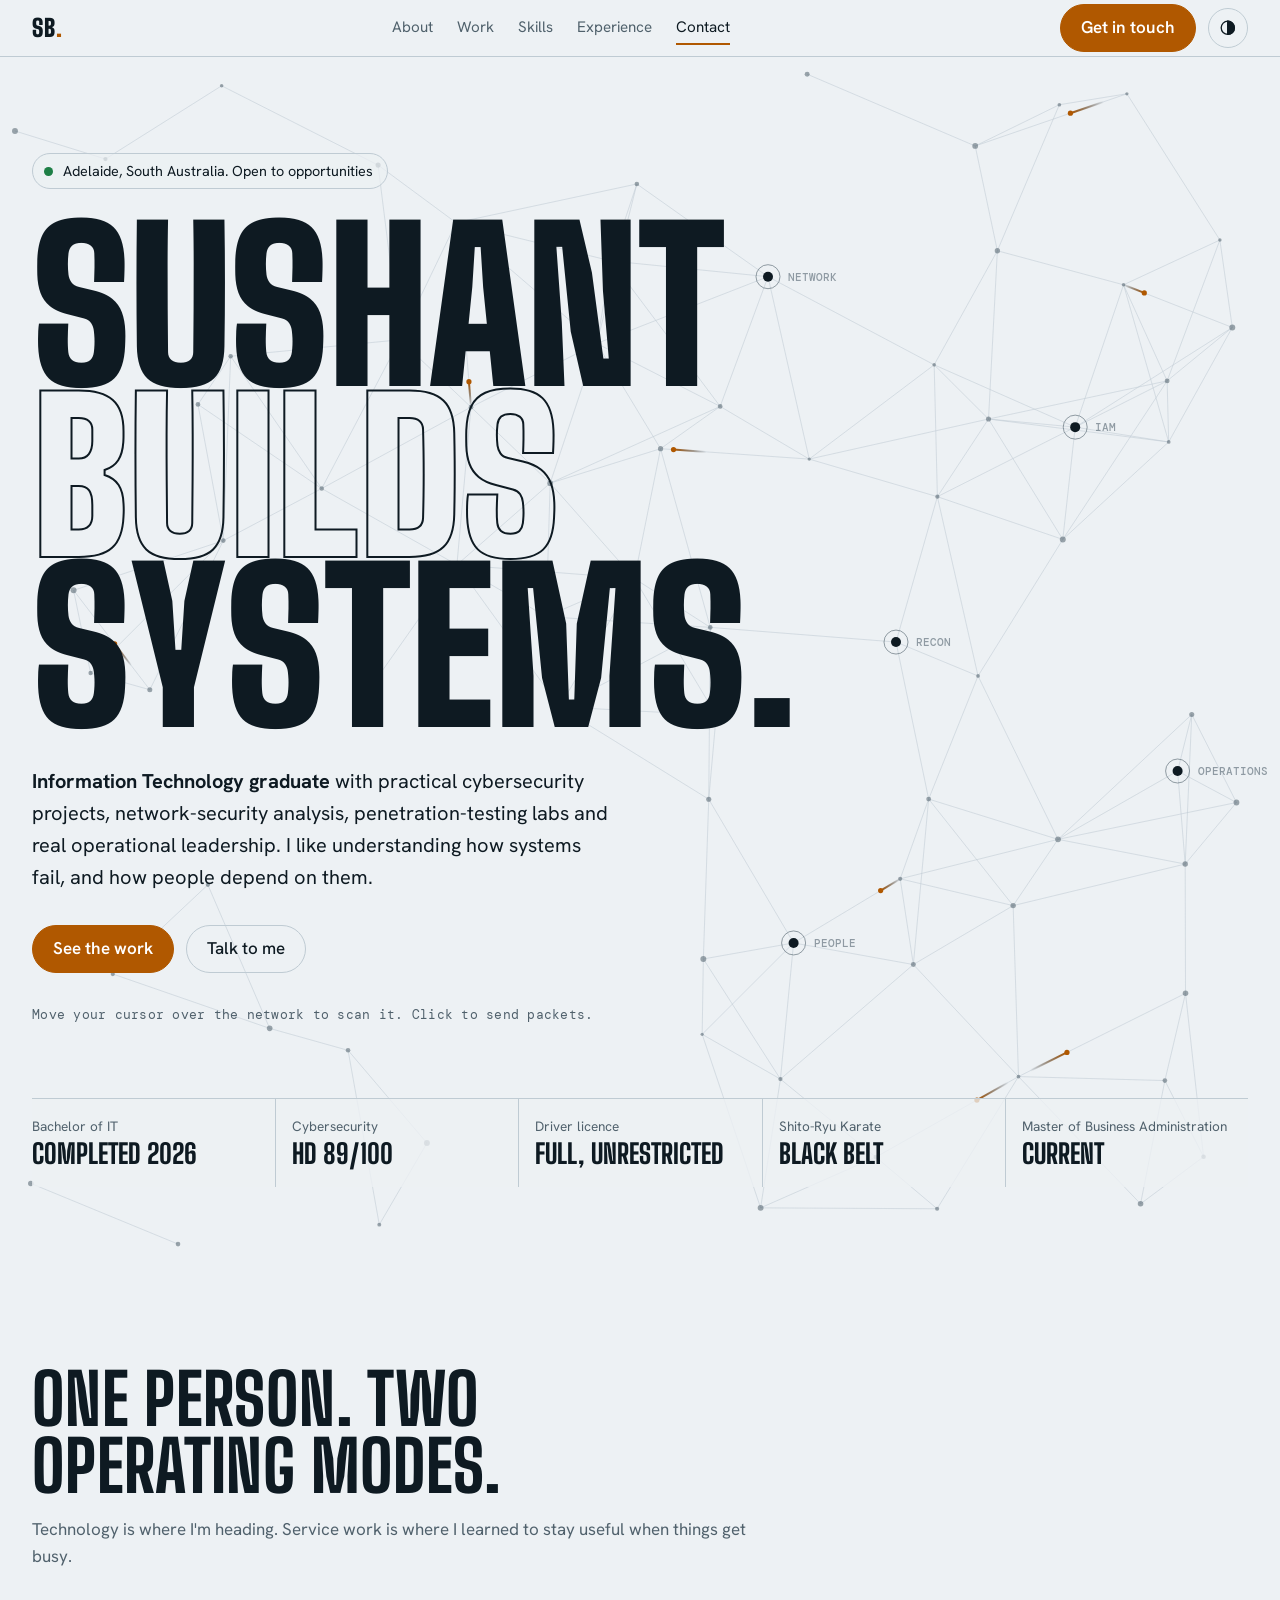
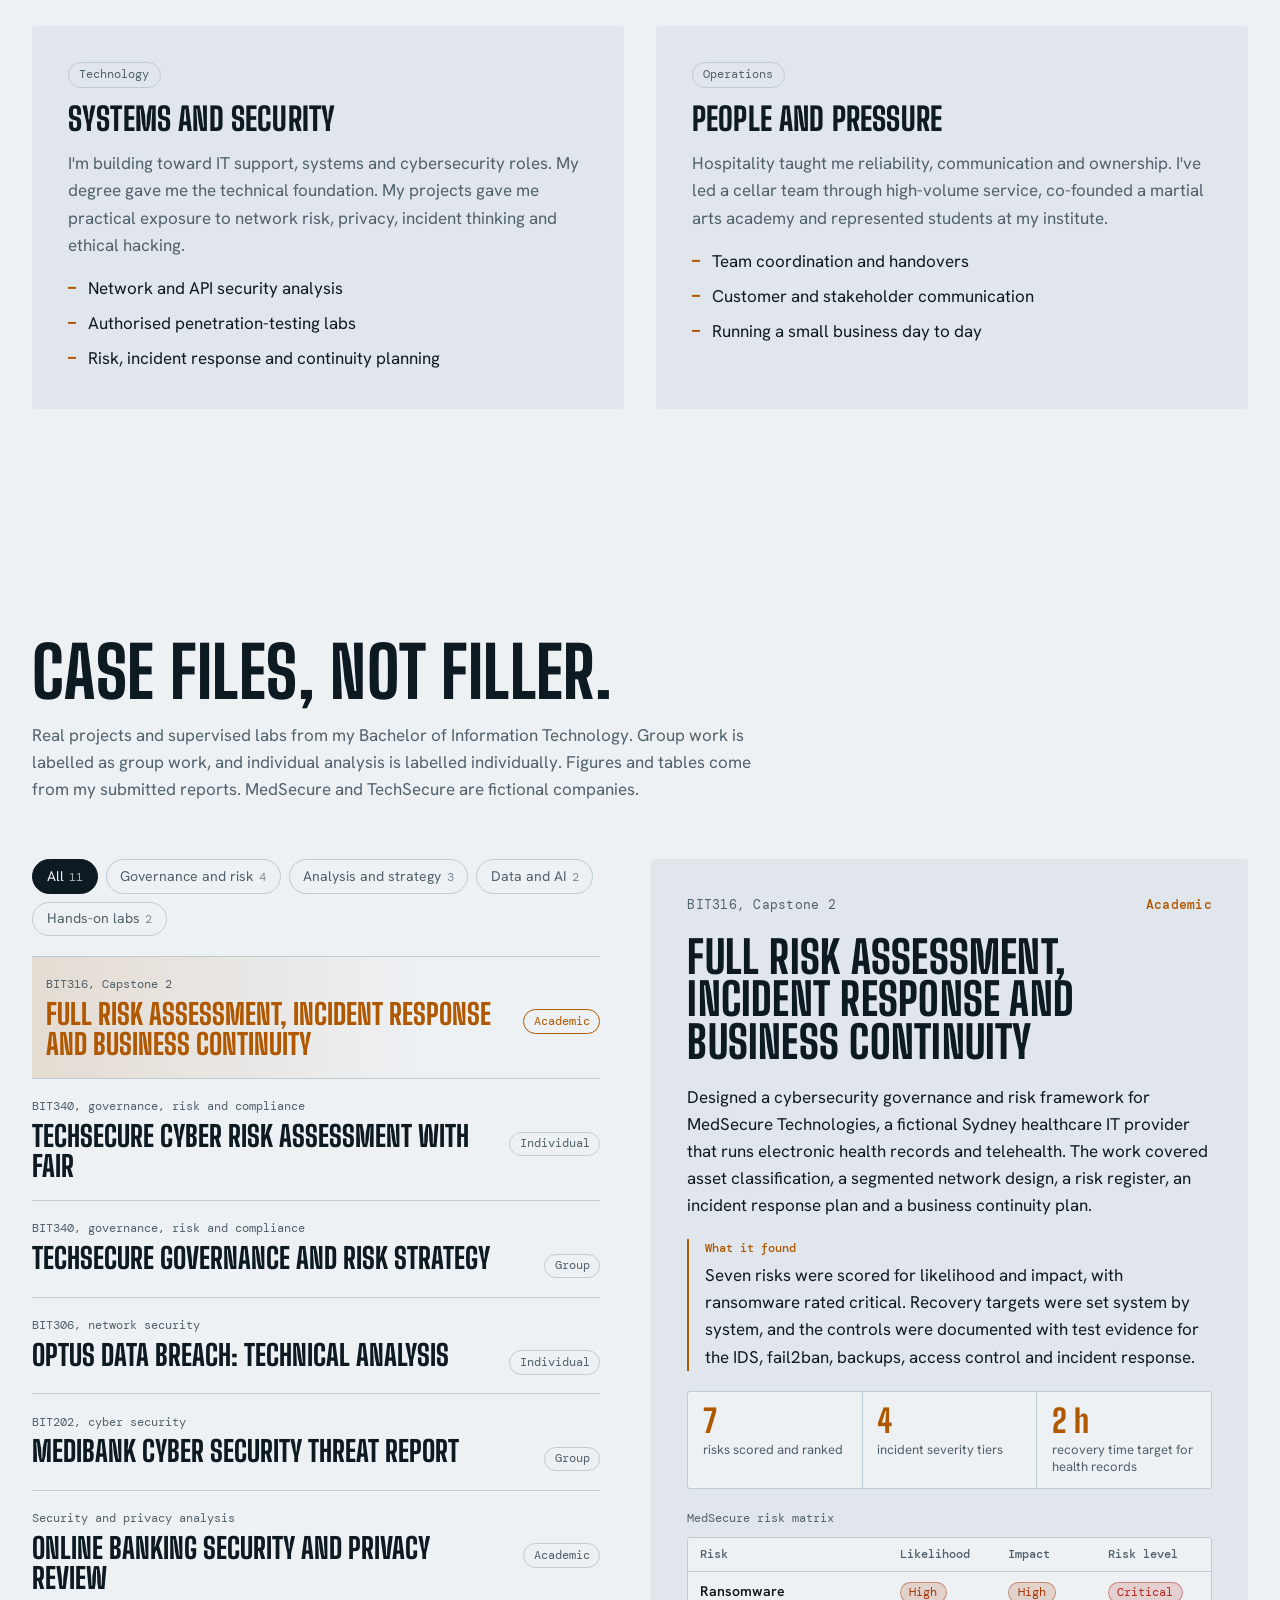
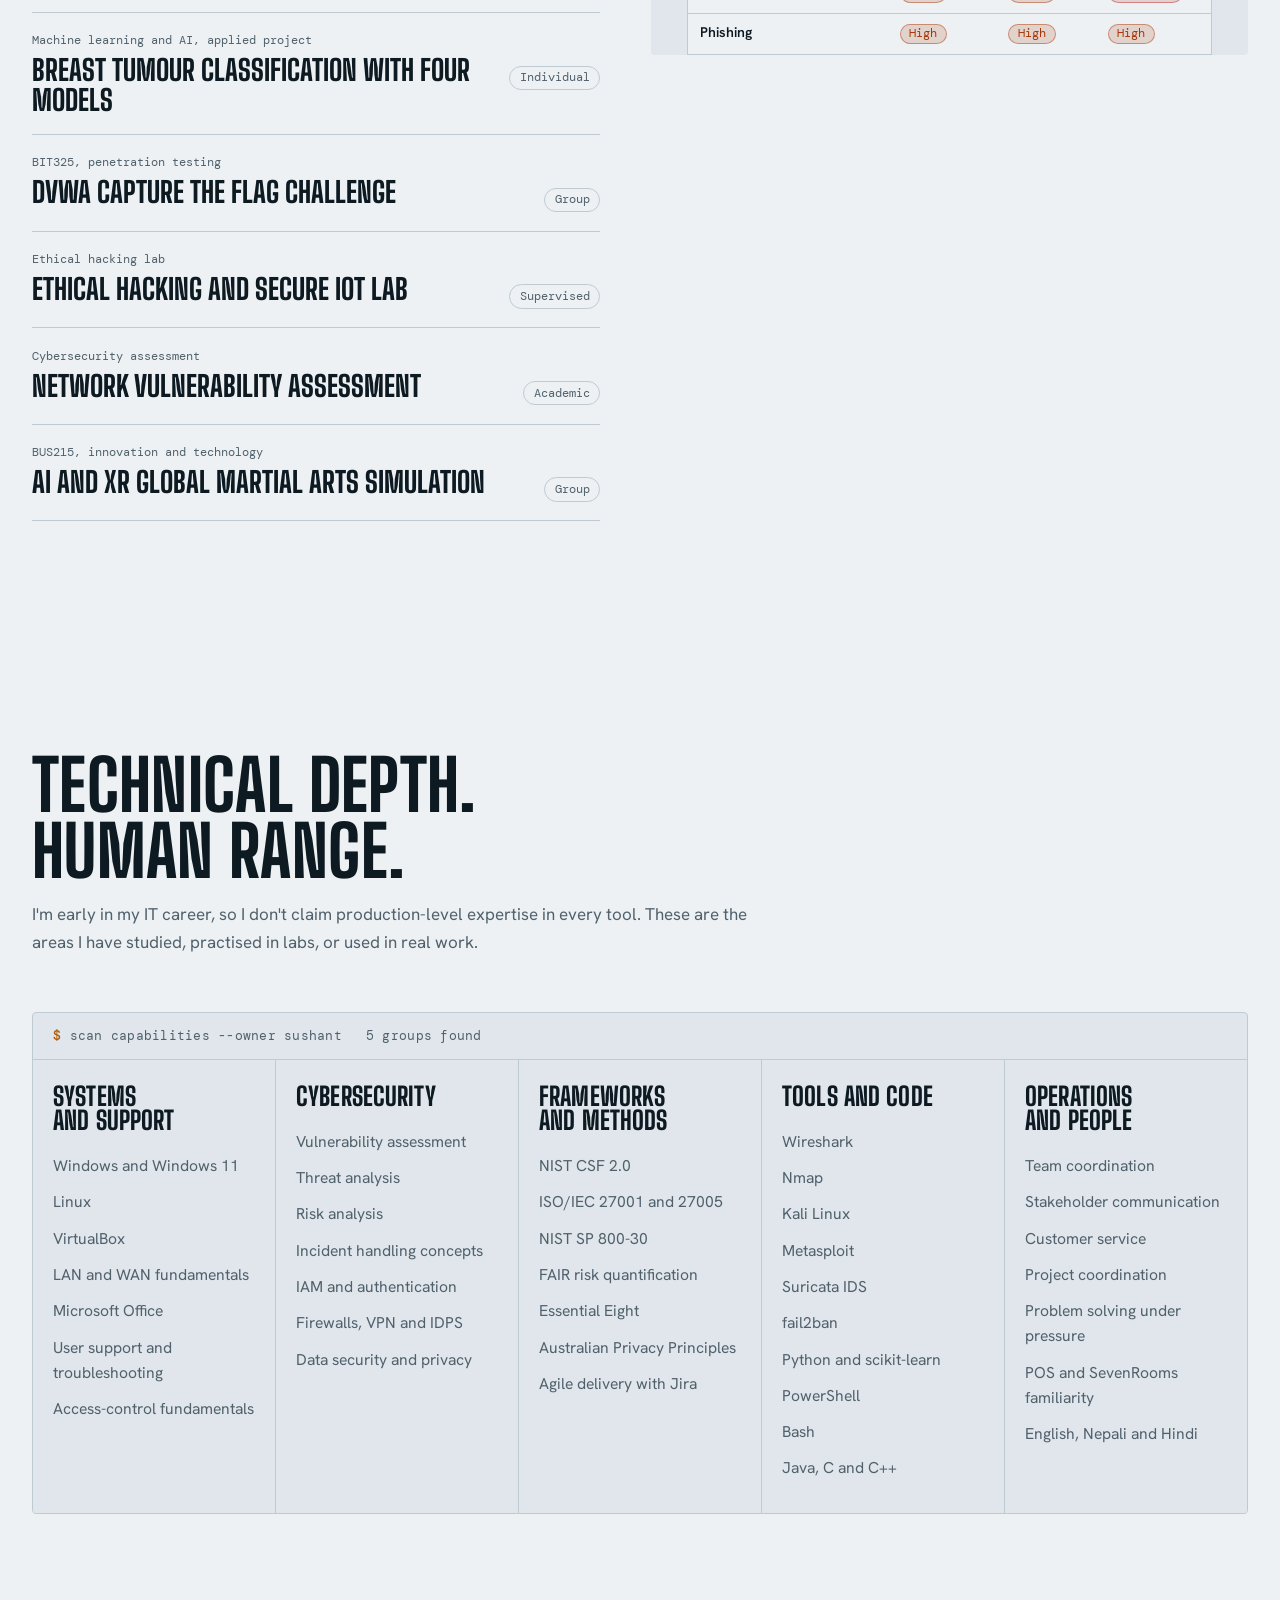
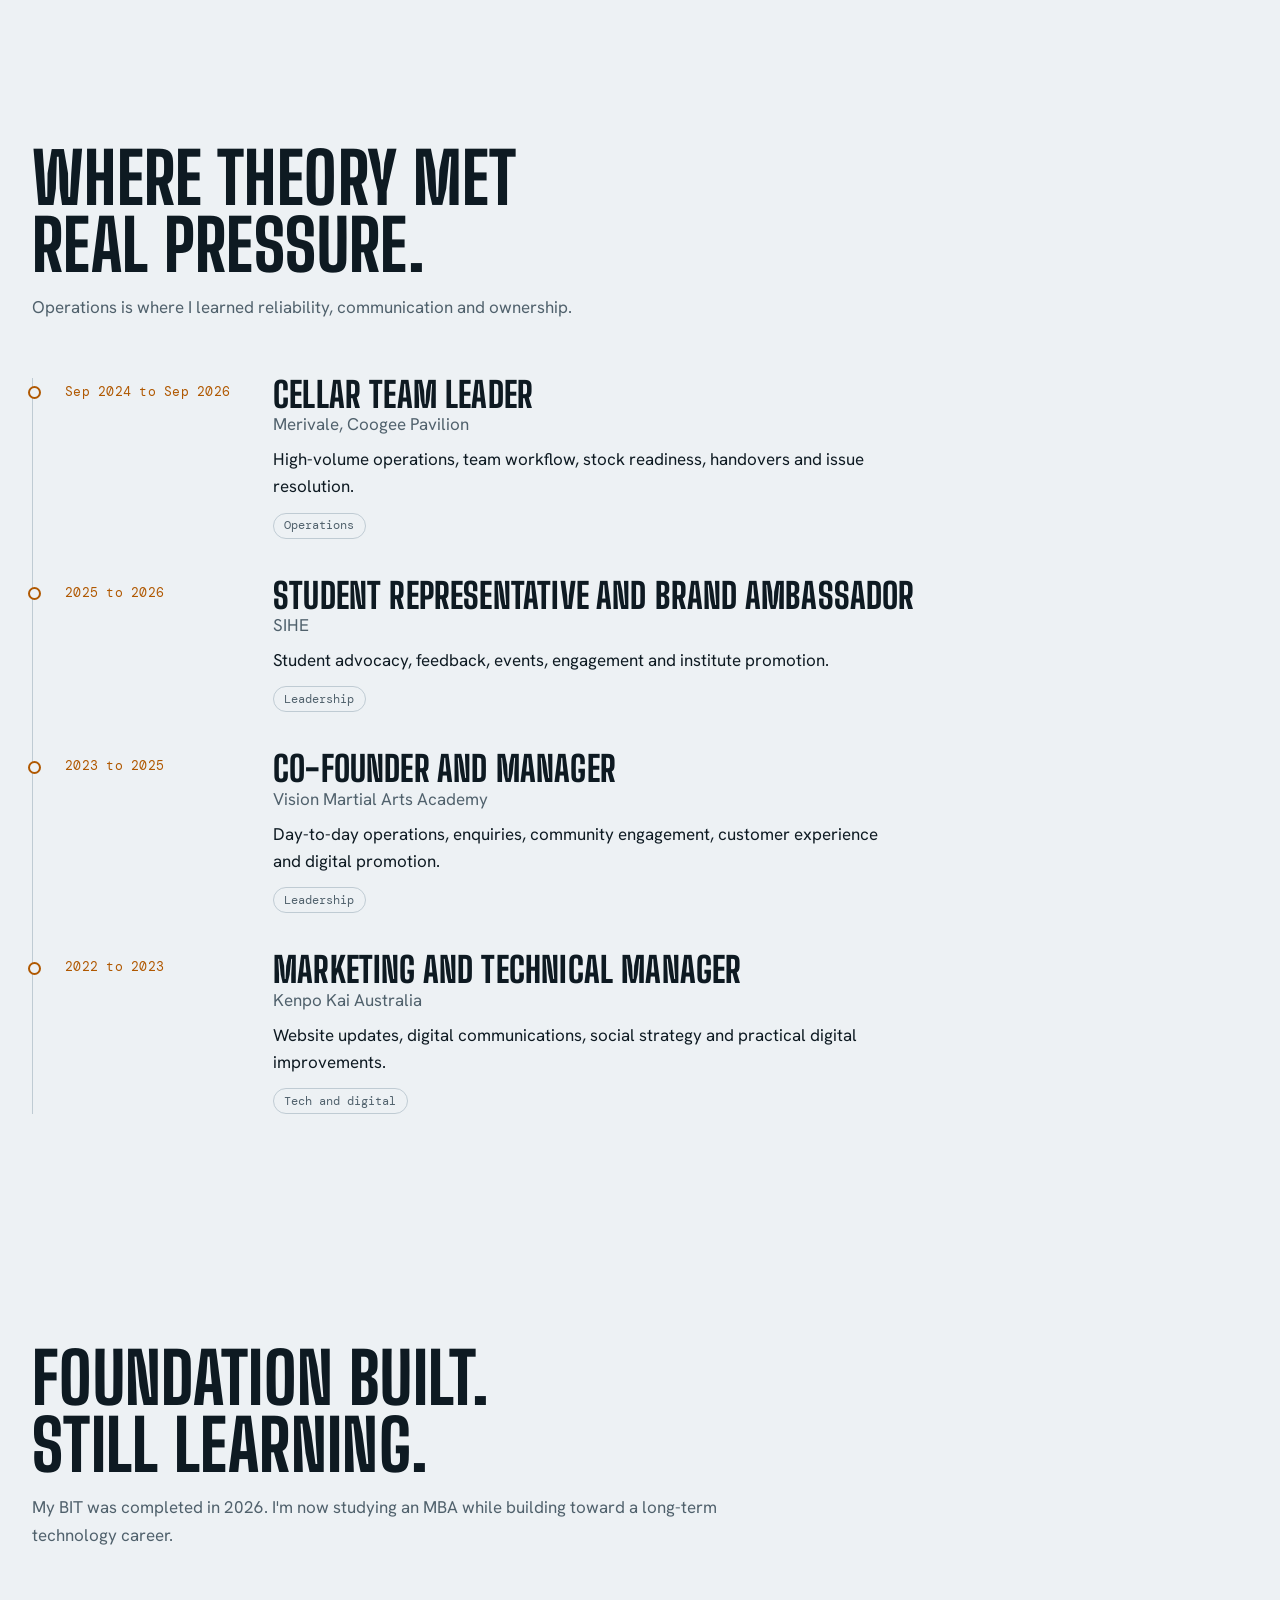
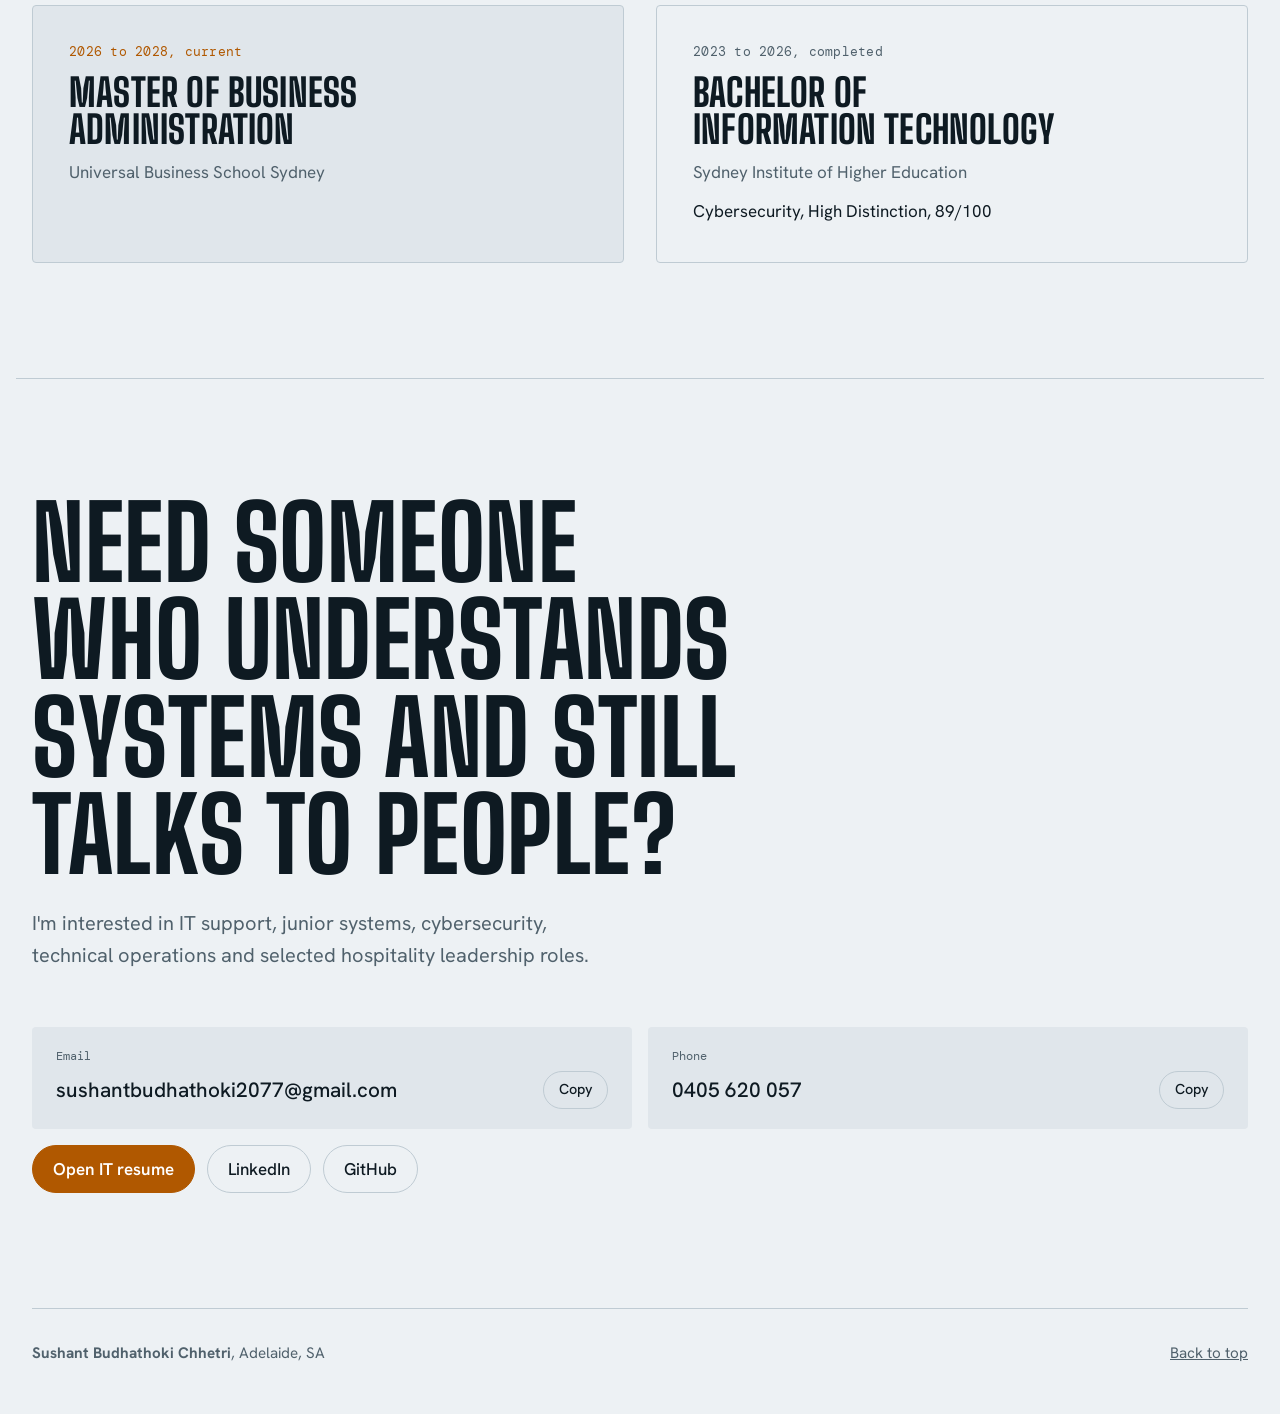
<file: Index.html>
<!doctype html><html><head><meta charset=utf8><meta name=viewport content="width=device-width,initial-scale=1,viewport-fit=cover"><style>:root{color-scheme:light;box-sizing:border-box;padding-top:env(safe-area-inset-top,0px);padding-bottom:env(safe-area-inset-bottom,0px)}html{scroll-padding-top:env(safe-area-inset-top,0px)}body{margin:0;padding:0;font:14px -apple-system,BlinkMacSystemFont,sans-serif;background:#fff;color:#000}img{max-width:100%}[hidden]:not([hidden=until-found i]){display:none!important}</style></head><body>
<title>Sushant Chhetri Portfolio</title>
<meta name="claude:viewport-fit-sides" content="cover">
<link rel="stylesheet" href="https://fonts.googleapis.com/css2?family=Big+Shoulders+Display:wght@700;800;900&family=Hanken+Grotesk:wght@400;500;600&family=DM+Mono:wght@400;500&display=swap">
<style>
/* Layout: one big hero where a live network graph runs behind the name; below it, a case-file browser, a scan-style capability block, a dated timeline and a contact strip. */
:root {
  --bg: #0A1117;        /* teal-black ground */
  --bg2: #111C25;       /* raised panel */
  --fg: #E6EDF2;        /* cold white text */
  --muted: #8EA0AD;     /* secondary text */
  --line: #223441;      /* rules and graph edges */
  --accent: #FFB020;    /* amber phosphor, used for signal only */
  --accent-ink: #1A1200;
  --ok: #5FD38D;
  --sev-crit: #FF6B6B; --sev-high: #FF9A52; --sev-med: #EBCB4B; --sev-low: #5FD38D;
  --display: "Big Shoulders Display", "Arial Narrow", Impact, sans-serif;
  --body: "Hanken Grotesk", system-ui, -apple-system, "Segoe UI", sans-serif;
  --mono: "DM Mono", ui-monospace, "SF Mono", Menlo, Consolas, monospace;
  color-scheme: dark;
}
@media (prefers-color-scheme: light) {
  :root:not([data-theme="dark"]) {
    --bg: #EDF1F4; --bg2: #E0E6EB; --fg: #0E1A22; --muted: #50616C; --line: #BFCBD3;
    --accent: #B05800; --accent-ink: #FFFFFF; --ok: #1E7F46; color-scheme: light;
    --sev-crit: #B3261E; --sev-high: #A93505; --sev-med: #7A5200; --sev-low: #17693A;
  }
}
:root[data-theme="light"] {
  --bg: #EDF1F4; --bg2: #E0E6EB; --fg: #0E1A22; --muted: #50616C; --line: #BFCBD3;
  --accent: #B05800; --accent-ink: #FFFFFF; --ok: #1E7F46; color-scheme: light;
  --sev-crit: #B3261E; --sev-high: #A93505; --sev-med: #7A5200; --sev-low: #17693A;
}
:root[data-theme="dark"] {
  --bg: #0A1117; --bg2: #111C25; --fg: #E6EDF2; --muted: #8EA0AD; --line: #223441;
  --accent: #FFB020; --accent-ink: #1A1200; --ok: #5FD38D; color-scheme: dark;
  --sev-crit: #FF6B6B; --sev-high: #FF9A52; --sev-med: #EBCB4B; --sev-low: #5FD38D;
}

* { box-sizing: border-box; }
html { scroll-behavior: smooth; scroll-padding-top: 5rem; }
body {
  background: var(--bg); color: var(--fg);
  font-family: var(--body); font-size: 1.0625rem; line-height: 1.6;
  padding-left: max(16px, env(safe-area-inset-left, 0px));
  padding-right: max(16px, env(safe-area-inset-right, 0px));
  overflow-x: hidden;
}
body::before { content: ""; position: fixed; inset: 0 0 auto; height: env(safe-area-inset-top, 0px); background: var(--bg); z-index: 40; }
a { color: inherit; }
:focus-visible { outline: 2px solid var(--accent); outline-offset: 3px; border-radius: 2px; }
.wrap { max-width: 76rem; margin-inline: auto; }
h1, h2, h3 { font-family: var(--display); font-weight: 800; line-height: .95; margin: 0; text-wrap: balance; letter-spacing: .005em; }
h2 { font-size: clamp(2.4rem, 6vw, 4.4rem); text-transform: uppercase; }
p { margin: 0; }
.mono { font-family: var(--mono); font-size: .8rem; letter-spacing: .02em; }

/* Header */
.bar { position: sticky; top: env(safe-area-inset-top, 0px); z-index: 30; background: color-mix(in srgb, var(--bg) 86%, transparent); backdrop-filter: blur(10px); -webkit-backdrop-filter: blur(10px); border-bottom: 1px solid var(--line); margin-inline: calc(-1 * max(16px, env(safe-area-inset-left, 0px))); padding-inline: max(16px, env(safe-area-inset-left, 0px)); }
.bar .wrap { display: flex; align-items: center; justify-content: space-between; gap: 1rem; min-height: 3.5rem; }
.brand { font-family: var(--display); font-weight: 900; font-size: 1.5rem; text-decoration: none; letter-spacing: .04em; }
.brand span { color: var(--accent); }
.nav { display: flex; gap: 1.5rem; }
.nav a { text-decoration: none; color: var(--muted); font-size: .95rem; padding: .25rem 0; border-bottom: 2px solid transparent; transition: color .2s, border-color .2s; }
.nav a:hover, .nav a.on { color: var(--fg); border-color: var(--accent); }
.tools { display: flex; align-items: center; gap: .75rem; }
.btn { font: inherit; cursor: pointer; border-radius: 999px; padding: .6rem 1.25rem; border: 1px solid var(--line); background: transparent; color: var(--fg); text-decoration: none; display: inline-flex; align-items: center; gap: .5rem; transition: background .2s, border-color .2s, color .2s; font-weight: 500; }
.btn:hover { border-color: var(--fg); }
.btn.solid { background: var(--accent); color: var(--accent-ink); border-color: var(--accent); font-weight: 600; }
.btn.solid:hover { background: var(--fg); border-color: var(--fg); color: var(--bg); }
.icon-btn { width: 2.5rem; height: 2.5rem; padding: 0; justify-content: center; }
.icon-btn svg { width: 1.1rem; height: 1.1rem; }

/* Hero */
.hero { position: relative; padding-block: clamp(3rem, 8vw, 6rem) clamp(2.5rem, 5vw, 4rem); isolation: isolate; }
.hero canvas { position: absolute; top: 0; bottom: 0; left: 50%; width: 100vw; transform: translateX(-50%); z-index: -1; display: block; touch-action: pan-y; }
.hero-in { display: grid; gap: 2rem; }
.status { display: inline-flex; align-items: center; gap: .6rem; width: fit-content; padding: .35rem .9rem .35rem .7rem; border: 1px solid var(--line); border-radius: 999px; background: color-mix(in srgb, var(--bg) 70%, transparent); font-size: .9rem; }
.status i { width: .55rem; height: .55rem; border-radius: 50%; background: var(--ok); box-shadow: 0 0 0 0 var(--ok); animation: pulse 2.4s infinite; }
@keyframes pulse { 0% { box-shadow: 0 0 0 0 color-mix(in srgb, var(--ok) 60%, transparent); } 70%, 100% { box-shadow: 0 0 0 .6rem transparent; } }
.hero h1 { font-weight: 900; font-size: clamp(4.2rem, 17vw, 13rem); line-height: .82; text-transform: uppercase; letter-spacing: -.005em; }
.hero h1 span { display: block; }
.hero h1 .t2 { color: transparent; -webkit-text-stroke: 2px var(--fg); }
.lead { max-width: 36rem; font-size: clamp(1.05rem, 2vw, 1.25rem); color: var(--fg); }
.lead em { font-style: normal; color: var(--accent); }
.cta { display: flex; flex-wrap: wrap; gap: .75rem; }
.hint { color: var(--muted); font-size: .8rem; }
.facts { margin: clamp(2.5rem, 6vw, 4.5rem) 0 0; padding: 0; display: grid; grid-template-columns: repeat(5, 1fr); gap: 0; border-top: 1px solid var(--line); background: color-mix(in srgb, var(--bg) 78%, transparent); }
.facts div { padding: 1.1rem 1rem 1.1rem 0; min-width: 0; }
.facts div + div { padding-left: 1rem; border-left: 1px solid var(--line); }
.facts dt { color: var(--muted); font-size: .85rem; }
.facts dd { margin: .15rem 0 0; font-family: var(--display); font-weight: 800; font-size: clamp(1.25rem, 2.2vw, 1.7rem); line-height: 1.05; text-transform: uppercase; }

/* Sections */
section { padding-block: clamp(4rem, 9vw, 7.5rem); }
.sec-head { display: grid; gap: 1rem; margin-bottom: clamp(2rem, 5vw, 3.5rem); max-width: 46rem; }
.sec-head p { color: var(--muted); }

/* About */
.modes { display: grid; grid-template-columns: 1fr 1fr; gap: clamp(1rem, 3vw, 2rem); }
.mode { background: var(--bg2); padding: clamp(1.5rem, 3vw, 2.25rem); display: grid; gap: 1rem; align-content: start; min-width: 0; border-radius: 4px; }
.mode h3 { font-size: 2rem; text-transform: uppercase; }
.mode p { color: var(--muted); max-width: 32rem; }
.mode ul { margin: 0; padding: 0; list-style: none; display: grid; gap: .5rem; }
.mode li { display: flex; gap: .75rem; align-items: baseline; }
.mode li::before { content: ""; flex: none; width: .5rem; height: 2px; background: var(--accent); transform: translateY(-.3em); }
.mode .tag { align-self: start; }

/* Case files */
.cases { display: grid; grid-template-columns: minmax(0, 1fr) minmax(0, 1.05fr); gap: clamp(1.5rem, 4vw, 3.5rem); align-items: start; }
#caseList { display: grid; border-top: 1px solid var(--line); }
.row { all: unset; box-sizing: border-box; cursor: pointer; display: grid; grid-template-columns: 1fr auto; gap: .25rem 1rem; align-items: baseline; padding: 1.15rem 0; border-bottom: 1px solid var(--line); transition: padding .25s, color .2s; }
.row:hover { padding-left: .6rem; }
.row:focus-visible { outline: 2px solid var(--accent); outline-offset: -2px; }
.row .code { grid-column: 1 / -1; color: var(--muted); font-family: var(--mono); font-size: .78rem; }
.row .name { font-family: var(--display); font-weight: 800; font-size: clamp(1.35rem, 2.4vw, 1.8rem); line-height: 1.05; text-transform: uppercase; }
.row .kind { font-family: var(--mono); font-size: .75rem; color: var(--muted); border: 1px solid var(--line); border-radius: 999px; padding: .1rem .6rem; white-space: nowrap; }
.row[aria-current="true"] { padding-left: .9rem; background: linear-gradient(90deg, color-mix(in srgb, var(--accent) 14%, transparent), transparent 70%); }
.row[aria-current="true"] .name { color: var(--accent); }
.row[aria-current="true"] .kind { border-color: var(--accent); color: var(--accent); }
#caseSide { position: sticky; top: 5rem; min-width: 0; }
#casePanel { background: var(--bg2); border-radius: 4px; padding: clamp(1.5rem, 3vw, 2.25rem); display: grid; gap: 1.25rem; min-width: 0; }
#casePanel.swap > * { animation: rise .45s cubic-bezier(.2, .7, .2, 1) both; }
#casePanel.swap > *:nth-child(2) { animation-delay: .05s; } #casePanel.swap > *:nth-child(3) { animation-delay: .1s; } #casePanel.swap > *:nth-child(4) { animation-delay: .15s; }
@keyframes rise { from { opacity: 0; transform: translateY(10px); } to { opacity: 1; transform: none; } }
.panel-top { display: flex; justify-content: space-between; gap: 1rem; color: var(--muted); }
.panel-top b { color: var(--accent); font-weight: 500; }
#casePanel h3 { font-size: clamp(1.9rem, 3.6vw, 2.8rem); text-transform: uppercase; }
#casePanel p { color: var(--fg); max-width: 38rem; }
.tags { display: flex; flex-wrap: wrap; gap: .5rem; padding: 0; margin: 0; list-style: none; }
.tags li { font-family: var(--mono); font-size: .78rem; padding: .25rem .7rem; border: 1px solid var(--line); border-radius: 999px; }
.note { margin-top: 1.5rem; color: var(--muted); font-size: .95rem; max-width: 34rem; }
.filters { display: flex; flex-wrap: wrap; gap: .5rem; margin-bottom: 1.25rem; }
.chip { font: inherit; font-size: .88rem; cursor: pointer; padding: .3rem .85rem; border-radius: 999px; border: 1px solid var(--line); background: transparent; color: var(--muted); transition: background .2s, color .2s, border-color .2s; }
.chip:hover { color: var(--fg); border-color: var(--fg); }
.chip[aria-pressed="true"] { background: var(--fg); color: var(--bg); border-color: var(--fg); }
.chip small { font-family: var(--mono); font-size: .72rem; margin-left: .35rem; opacity: .7; }
#caseSide #casePanel { max-height: calc(100vh - 6.5rem); overflow-y: auto; overscroll-behavior: contain; scrollbar-width: thin; scrollbar-color: var(--line) transparent; }
.finding { border-left: 2px solid var(--accent); padding-left: 1rem; }
.finding b { display: block; font-family: var(--mono); font-weight: 500; font-size: .76rem; color: var(--accent); margin-bottom: .2rem; }
.figs { display: grid; grid-template-columns: repeat(auto-fit, minmax(8.5rem, 1fr)); gap: 1px; background: var(--line); border: 1px solid var(--line); border-radius: 3px; overflow: hidden; }
.fig { background: var(--bg); padding: .8rem .9rem; min-width: 0; }
.fig b { display: block; font-family: var(--display); font-weight: 800; font-size: 2rem; line-height: 1; color: var(--accent); font-variant-numeric: tabular-nums; }
.fig span { display: block; margin-top: .3rem; font-size: .82rem; line-height: 1.3; color: var(--muted); }
.ex { display: grid; gap: .5rem; min-width: 0; }
.ex-title { font-family: var(--mono); font-size: .76rem; color: var(--muted); }
.ex-scroll { overflow-x: auto; border: 1px solid var(--line); border-radius: 3px; background: var(--bg); }
.ex table { width: 100%; min-width: 30rem; border-collapse: collapse; font-size: .88rem; line-height: 1.4; }
.ex th { text-align: left; font-family: var(--mono); font-weight: 500; font-size: .72rem; color: var(--muted); padding: .55rem .75rem; border-bottom: 1px solid var(--line); white-space: nowrap; }
.ex td { padding: .6rem .75rem; border-top: 1px solid var(--line); vertical-align: top; }
.ex tr:first-child td { border-top: 0; }
.ex td:first-child { font-weight: 600; }
.ex td.num { font-family: var(--mono); font-variant-numeric: tabular-nums; white-space: nowrap; }
.ex tr.best td { background: color-mix(in srgb, var(--accent) 10%, transparent); }
.pill { display: inline-block; padding: .05rem .55rem; border-radius: 999px; font-family: var(--mono); font-size: .72rem; line-height: 1.5; color: var(--c); background: color-mix(in srgb, var(--c) 16%, transparent); border: 1px solid color-mix(in srgb, var(--c) 45%, transparent); }
.s-critical { --c: var(--sev-crit); } .s-high { --c: var(--sev-high); } .s-medium { --c: var(--sev-med); } .s-low { --c: var(--sev-low); }
.ex-note { font-size: .8rem; color: var(--muted); }

/* Capabilities */
.scan { border: 1px solid var(--line); border-radius: 4px; overflow: hidden; background: var(--bg2); }
.scan-head { padding: .8rem 1.25rem; border-bottom: 1px solid var(--line); color: var(--muted); display: flex; flex-wrap: wrap; gap: .25rem 1.5rem; }
.scan-head b { color: var(--accent); font-weight: 500; }
.scan-grid { display: grid; grid-template-columns: repeat(5, minmax(0, 1fr)); gap: 1px; background: var(--line); }
.group { background: var(--bg2); padding: 1.5rem 1.25rem 1.75rem; display: grid; gap: 1rem; align-content: start; min-width: 0; }
.group h3 { font-size: 1.6rem; text-transform: uppercase; }
.group ul { list-style: none; margin: 0; padding: 0; display: grid; gap: .1rem; }
.group li { padding: .3rem .5rem; margin-inline: -.5rem; border-radius: 3px; color: var(--muted); transition: background .15s, color .15s; font-size: .98rem; }
.group li:hover { background: color-mix(in srgb, var(--accent) 16%, transparent); color: var(--fg); }

/* Experience */
.tl { list-style: none; margin: 0; padding: 0 0 0 clamp(1.25rem, 3vw, 2rem); border-left: 1px solid var(--line); display: grid; gap: 2.5rem; }
.tl li { position: relative; display: grid; grid-template-columns: 11rem minmax(0, 1fr); gap: .25rem 2rem; }
.tl li::before { content: ""; position: absolute; left: calc(-1 * clamp(1.25rem, 3vw, 2rem) - 5px); top: .55rem; width: 9px; height: 9px; border-radius: 50%; background: var(--bg); border: 2px solid var(--accent); }
.tl .when { color: var(--accent); padding-top: .25rem; }
.tl h3 { font-size: clamp(1.5rem, 3vw, 2.2rem); text-transform: uppercase; }
.tl .org { color: var(--muted); }
.tl p { margin-top: .5rem; max-width: 38rem; }
.tl .tag { margin-top: .75rem; }
.tag { display: inline-block; width: fit-content; font-family: var(--mono); font-size: .75rem; padding: .15rem .65rem; border: 1px solid var(--line); border-radius: 999px; color: var(--muted); }

/* Education */
.edu { display: grid; grid-template-columns: 1fr 1fr; gap: clamp(1rem, 3vw, 2rem); }
.deg { padding: clamp(1.5rem, 3vw, 2.25rem); border: 1px solid var(--line); border-radius: 4px; display: grid; gap: .75rem; align-content: start; min-width: 0; }
.deg.now { background: var(--bg2); }
.deg h3 { font-size: clamp(1.7rem, 3vw, 2.4rem); text-transform: uppercase; }
.deg .state { display: inline-flex; align-items: center; gap: .5rem; width: fit-content; color: var(--muted); }
.deg.now .state { color: var(--accent); }
.deg .school { color: var(--muted); }

/* Contact */
.contact { border-top: 1px solid var(--line); }
.contact h2 { font-size: clamp(2.6rem, 8vw, 6.5rem); max-width: 16ch; }
.contact .lead { margin-top: 1.5rem; color: var(--muted); }
.reach { margin-top: clamp(2rem, 5vw, 3.5rem); display: grid; grid-template-columns: repeat(2, minmax(0, 1fr)); gap: 1rem; }
.reach-item { display: grid; grid-template-columns: 1fr auto; gap: .25rem 1rem; align-items: center; padding: 1.25rem 1.5rem; background: var(--bg2); border-radius: 4px; min-width: 0; }
.reach-item small { grid-column: 1 / -1; color: var(--muted); font-family: var(--mono); font-size: .78rem; }
.reach-item .val { font-size: clamp(1rem, 2vw, 1.3rem); font-weight: 500; overflow-wrap: anywhere; user-select: all; }
.reach-item .btn { padding: .4rem .9rem; font-size: .9rem; }
.links { margin-top: 1rem; display: flex; flex-wrap: wrap; gap: .75rem; }
footer { padding-block: 2rem 3rem; border-top: 1px solid var(--line); display: flex; justify-content: space-between; flex-wrap: wrap; gap: 1rem; color: var(--muted); font-size: .95rem; }
#toast { position: fixed; left: 50%; bottom: calc(1.5rem + env(safe-area-inset-bottom, 0px)); transform: translate(-50%, 20px); background: var(--fg); color: var(--bg); padding: .6rem 1.1rem; border-radius: 999px; font-size: .9rem; opacity: 0; pointer-events: none; transition: opacity .25s, transform .25s; z-index: 50; }
#toast.show { opacity: 1; transform: translate(-50%, 0); }

@media (max-width: 900px) {
  .nav { display: none; }
  .facts { grid-template-columns: repeat(2, 1fr); }
  .facts div:nth-child(odd) { padding-left: 0; border-left: 0; }
  .facts div:nth-child(n+3) { border-top: 1px solid var(--line); }
  .facts div:last-child { grid-column: 1 / -1; padding-left: 0; border-left: 0; }
  .modes, .edu, .reach { grid-template-columns: 1fr; }
  .cases { grid-template-columns: 1fr; }
  #caseSide { display: none; }
  #casePanel.inline { margin: 0 0 .5rem; border-radius: 0 0 4px 4px; }
  .scan-grid { grid-template-columns: 1fr 1fr; }
  #casePanel.inline { max-height: none; }
  .group:last-child:nth-child(odd) { grid-column: 1 / -1; }
  .tl li { grid-template-columns: 1fr; }
}
@media (max-width: 520px) {
  .scan-grid { grid-template-columns: 1fr; }
  .hero h1 .t2 { -webkit-text-stroke-width: 1.5px; }
  .btn.hide-s { display: none; }
}
@media (prefers-reduced-motion: reduce) {
  html { scroll-behavior: auto; }
  .status i { animation: none; }
  #casePanel.swap > * { animation: none; }
  .row, .btn, .group li { transition: none; }
}
</style>

<header class="bar">
  <div class="wrap">
    <a class="brand" href="#home" aria-label="Sushant, back to top">SB<span>.</span></a>
    <nav class="nav" aria-label="Sections">
      <a href="#about">About</a><a href="#work">Work</a><a href="#skills">Skills</a><a href="#experience">Experience</a><a href="#contact">Contact</a>
    </nav>
    <div class="tools">
      <a class="btn solid hide-s" href="#contact">Get in touch</a>
      <button class="btn icon-btn" id="theme" type="button" aria-label="Switch colour theme">
        <svg viewBox="0 0 24 24" fill="none" stroke="currentColor" stroke-width="1.8" stroke-linecap="round" stroke-linejoin="round" aria-hidden="true"><circle cx="12" cy="12" r="9"/><path d="M12 3v18" /><path d="M12 3a9 9 0 0 1 0 18z" fill="currentColor"/></svg>
      </button>
    </div>
  </div>
</header>

<main id="home">
  <div class="hero">
    <canvas id="net" aria-hidden="true"></canvas>
    <div class="wrap hero-in">
      <span class="status"><i></i>Adelaide, South Australia. Open to opportunities</span>
      <h1 aria-label="Sushant builds systems."><span class="t1">Sushant</span><span class="t2">builds</span><span class="t3">systems.</span></h1>
      <p class="lead"><strong>Information Technology graduate</strong> with practical cybersecurity projects, network-security analysis, penetration-testing labs and real operational leadership. I like understanding how systems fail, and how people depend on them.</p>
      <div class="cta">
        <a class="btn solid" href="#work">See the work</a>
        <a class="btn" href="#contact">Talk to me</a>
      </div>
      <p class="hint mono" id="hint">Move your cursor over the network to scan it. Click to send packets.</p>
    </div>
    <div class="wrap">
      <dl class="facts">
        <div><dt>Bachelor of IT</dt><dd>Completed 2026</dd></div>
        <div><dt>Cybersecurity</dt><dd>HD 89/100</dd></div>
        <div><dt>Driver licence</dt><dd>Full, unrestricted</dd></div>
        <div><dt>Shito-Ryu Karate</dt><dd>Black belt</dd></div>
        <div><dt>Master of Business Administration</dt><dd>Current</dd></div>
      </dl>
    </div>
  </div>

  <section id="about">
    <div class="wrap">
      <div class="sec-head">
        <h2>One person. Two operating modes.</h2>
        <p>Technology is where I'm heading. Service work is where I learned to stay useful when things get busy.</p>
      </div>
      <div class="modes">
        <article class="mode">
          <span class="tag">Technology</span>
          <h3>Systems and security</h3>
          <p>I'm building toward IT support, systems and cybersecurity roles. My degree gave me the technical foundation. My projects gave me practical exposure to network risk, privacy, incident thinking and ethical hacking.</p>
          <ul><li>Network and API security analysis</li><li>Authorised penetration-testing labs</li><li>Risk, incident response and continuity planning</li></ul>
        </article>
        <article class="mode">
          <span class="tag">Operations</span>
          <h3>People and pressure</h3>
          <p>Hospitality taught me reliability, communication and ownership. I've led a cellar team through high-volume service, co-founded a martial arts academy and represented students at my institute.</p>
          <ul><li>Team coordination and handovers</li><li>Customer and stakeholder communication</li><li>Running a small business day to day</li></ul>
        </article>
      </div>
    </div>
  </section>

  <section id="work">
    <div class="wrap">
      <div class="sec-head">
        <h2>Case files, not filler.</h2>
        <p>Real projects and supervised labs from my Bachelor of Information Technology. Group work is labelled as group work, and individual analysis is labelled individually. Figures and tables come from my submitted reports. MedSecure and TechSecure are fictional companies.</p>
      </div>
      <div class="cases">
        <div>
          <div class="filters" id="filters" role="group" aria-label="Filter case files"></div>
          <div id="caseList" role="list"></div>
        </div>
        <div id="caseSide">
          <article id="casePanel" aria-live="polite"></article>
        </div>
      </div>
    </div>
  </section>

  <section id="skills">
    <div class="wrap">
      <div class="sec-head">
        <h2>Technical depth. Human range.</h2>
        <p>I'm early in my IT career, so I don't claim production-level expertise in every tool. These are the areas I have studied, practised in labs, or used in real work.</p>
      </div>
      <div class="scan">
        <div class="scan-head mono"><span><b>$</b> scan capabilities --owner sushant</span><span>5 groups found</span></div>
        <div class="scan-grid">
          <div class="group"><h3>Systems and support</h3><ul><li>Windows and Windows 11</li><li>Linux</li><li>VirtualBox</li><li>LAN and WAN fundamentals</li><li>Microsoft Office</li><li>User support and troubleshooting</li><li>Access-control fundamentals</li></ul></div>
          <div class="group"><h3>Cybersecurity</h3><ul><li>Vulnerability assessment</li><li>Threat analysis</li><li>Risk analysis</li><li>Incident handling concepts</li><li>IAM and authentication</li><li>Firewalls, VPN and IDPS</li><li>Data security and privacy</li></ul></div>
          <div class="group"><h3>Frameworks and methods</h3><ul><li>NIST CSF 2.0</li><li>ISO/IEC 27001 and 27005</li><li>NIST SP 800-30</li><li>FAIR risk quantification</li><li>Essential Eight</li><li>Australian Privacy Principles</li><li>Agile delivery with Jira</li></ul></div>
          <div class="group"><h3>Tools and code</h3><ul><li>Wireshark</li><li>Nmap</li><li>Kali Linux</li><li>Metasploit</li><li>Suricata IDS</li><li>fail2ban</li><li>Python and scikit-learn</li><li>PowerShell</li><li>Bash</li><li>Java, C and C++</li></ul></div>
          <div class="group"><h3>Operations and people</h3><ul><li>Team coordination</li><li>Stakeholder communication</li><li>Customer service</li><li>Project coordination</li><li>Problem solving under pressure</li><li>POS and SevenRooms familiarity</li><li>English, Nepali and Hindi</li></ul></div>
        </div>
      </div>
    </div>
  </section>

  <section id="experience">
    <div class="wrap">
      <div class="sec-head">
        <h2>Where theory met real pressure.</h2>
        <p>Operations is where I learned reliability, communication and ownership.</p>
      </div>
      <ol class="tl">
        <li><span class="when mono">Sep 2024 to Sep 2026</span><div><h3>Cellar Team Leader</h3><div class="org">Merivale, Coogee Pavilion</div><p>High-volume operations, team workflow, stock readiness, handovers and issue resolution.</p><span class="tag">Operations</span></div></li>
        <li><span class="when mono">2025 to 2026</span><div><h3>Student Representative and Brand Ambassador</h3><div class="org">SIHE</div><p>Student advocacy, feedback, events, engagement and institute promotion.</p><span class="tag">Leadership</span></div></li>
        <li><span class="when mono">2023 to 2025</span><div><h3>Co-Founder and Manager</h3><div class="org">Vision Martial Arts Academy</div><p>Day-to-day operations, enquiries, community engagement, customer experience and digital promotion.</p><span class="tag">Leadership</span></div></li>
        <li><span class="when mono">2022 to 2023</span><div><h3>Marketing and Technical Manager</h3><div class="org">Kenpo Kai Australia</div><p>Website updates, digital communications, social strategy and practical digital improvements.</p><span class="tag">Tech and digital</span></div></li>
      </ol>
    </div>
  </section>

  <section id="education">
    <div class="wrap">
      <div class="sec-head">
        <h2>Foundation built. Still learning.</h2>
        <p>My BIT was completed in 2026. I'm now studying an MBA while building toward a long-term technology career.</p>
      </div>
      <div class="edu">
        <article class="deg now"><span class="state mono">2026 to 2028, current</span><h3>Master of Business Administration</h3><div class="school">Universal Business School Sydney</div></article>
        <article class="deg"><span class="state mono">2023 to 2026, completed</span><h3>Bachelor of Information Technology</h3><div class="school">Sydney Institute of Higher Education</div><div>Cybersecurity, High Distinction, 89/100</div></article>
      </div>
    </div>
  </section>

  <section id="contact" class="contact">
    <div class="wrap">
      <h2>Need someone who understands systems and still talks to people?</h2>
      <p class="lead">I'm interested in IT support, junior systems, cybersecurity, technical operations and selected hospitality leadership roles.</p>
      <div class="reach">
        <div class="reach-item"><small>Email</small><span class="val" id="v-email">sushantbudhathoki2077@gmail.com</span><button class="btn" type="button" data-copy="v-email">Copy</button></div>
        <div class="reach-item"><small>Phone</small><span class="val" id="v-phone">0405 620 057</span><button class="btn" type="button" data-copy="v-phone">Copy</button></div>
      </div>
      <div class="links">
        <a class="btn solid" href="https://sushantchhetri.netlify.app/assets/Sushant_Budhathoki_Chhetri_IT_Resume.pdf" target="_blank" rel="noopener">Open IT resume</a>
        <a class="btn" href="https://www.linkedin.com/in/sushant-budhathoki-chhetri-a2b9b4282" target="_blank" rel="noopener">LinkedIn</a>
        <a class="btn" href="https://github.com/sushant2077" target="_blank" rel="noopener">GitHub</a>
      </div>
    </div>
  </section>
</main>

<div class="wrap">
  <footer><span><strong>Sushant Budhathoki Chhetri</strong>, Adelaide, SA</span><a href="#home">Back to top</a></footer>
</div>
<div id="toast" role="status"></div>

<script>
(function () {
  var root = document.documentElement;
  var reduce = window.matchMedia('(prefers-reduced-motion: reduce)').matches;

  /* ---------- Theme toggle ---------- */
  var mqDark = window.matchMedia('(prefers-color-scheme: dark)');
  try { var saved = localStorage.getItem('sb-theme'); if (saved) root.setAttribute('data-theme', saved); } catch (e) {}
  function isDark() { var t = root.getAttribute('data-theme'); return t ? t === 'dark' : mqDark.matches; }
  document.getElementById('theme').addEventListener('click', function () {
    var next = isDark() ? 'light' : 'dark';
    root.setAttribute('data-theme', next);
    try { localStorage.setItem('sb-theme', next); } catch (e) {}
    readColors(); if (reduce) draw(0);
  });
  mqDark.addEventListener && mqDark.addEventListener('change', function () { readColors(); if (reduce) draw(0); });

  /* ---------- Toast + copy ---------- */
  var toast = document.getElementById('toast'), tt;
  function say(msg) { toast.textContent = msg; toast.classList.add('show'); clearTimeout(tt); tt = setTimeout(function () { toast.classList.remove('show'); }, 1800); }
  document.querySelectorAll('[data-copy]').forEach(function (b) {
    b.addEventListener('click', function () {
      var el = document.getElementById(b.getAttribute('data-copy')), text = el.textContent.trim();
      function fallback() {
        var r = document.createRange(); r.selectNodeContents(el);
        var s = window.getSelection(); s.removeAllRanges(); s.addRange(r);
        say('Selected. Press copy on your device.');
      }
      try { navigator.clipboard.writeText(text).then(function () { say('Copied ' + text); }, fallback); } catch (e) { fallback(); }
    });
  });

  /* ---------- Case files ---------- */
  var AREAS = ['Governance and risk', 'Analysis and strategy', 'Data and AI', 'Hands-on labs'];
  var cases = [
    {
      area: AREAS[0], code: 'BIT316, Capstone 2', kind: 'Academic',
      title: 'Full risk assessment, incident response and business continuity',
      text: 'Designed a cybersecurity governance and risk framework for MedSecure Technologies, a fictional Sydney healthcare IT provider that runs electronic health records and telehealth. The work covered asset classification, a segmented network design, a risk register, an incident response plan and a business continuity plan.',
      finding: 'Seven risks were scored for likelihood and impact, with ransomware rated critical. Recovery targets were set system by system, and the controls were documented with test evidence for the IDS, fail2ban, backups, access control and incident response.',
      figs: [['7', 'risks scored and ranked'], ['4', 'incident severity tiers'], ['2 h', 'recovery time target for health records']],
      exhibit: { title: 'MedSecure risk matrix', head: ['Risk', 'Likelihood', 'Impact', 'Risk level'], sev: [1, 2, 3], rows: [
        ['Ransomware', 'High', 'High', 'Critical'], ['Phishing', 'High', 'High', 'High'], ['Insider threat', 'Medium', 'High', 'High'],
        ['Human error', 'High', 'Medium', 'High'], ['Outdated systems', 'Medium', 'High', 'High'],
        ['Cloud misconfiguration', 'Medium', 'Medium', 'Medium'], ['DDoS attack', 'Medium', 'Medium', 'Medium']] },
      tags: ['NIST CSF 2.0', 'ISO 27001', 'ISO 27005', 'NIST SP 800-30', 'HIPAA', 'APP', 'Suricata', 'fail2ban', 'SIEM', 'AWS S3', 'Azure Backup', 'Jira']
    },
    {
      area: AREAS[0], code: 'BIT340, governance, risk and compliance', kind: 'Individual',
      title: 'TechSecure cyber risk assessment with FAIR',
      text: 'Wrote a board-level risk assessment for TechSecure Pty Ltd, a fictional financial services provider. Five threats were identified: phishing, ransomware, insider misuse, credential compromise and third-party suppliers. A qualitative matrix ranked them, then the FAIR model put dollar values on ransomware and phishing.',
      finding: 'Phishing, ransomware and unauthorised access came out as the top three risks. On the scenario assumptions, ransomware exposure was $150,000 a year, and MFA cut the expected phishing loss from $120,000 to about $48,000 a year.',
      figs: [['$150k', 'yearly ransomware exposure'], ['$48k', 'phishing loss with MFA, from $120k'], ['5', 'threat scenarios assessed']],
      exhibit: { title: 'FAIR working', head: ['Scenario', 'Events a year', 'Loss per event', 'Annual exposure'], num: [1, 2, 3], rows: [
        ['Ransomware', '0.2 (once in 5 years)', '$750,000', '$150,000'],
        ['Phishing credential theft', '2', '$60,000', '$120,000'],
        ['Phishing with MFA (60% fewer events)', '0.8', '$60,000', '$48,000']],
        note: 'Frequencies and losses are assumptions set by the case study.' },
      tags: ['FAIR', 'Qualitative risk matrix', 'Risk treatment', 'Privacy and compliance', 'Board communication']
    },
    {
      area: AREAS[0], code: 'BIT340, governance, risk and compliance', kind: 'Group',
      title: 'TechSecure governance and risk strategy',
      text: 'Group strategy for TechSecure that recommends ISO 27001 as the primary framework, with NIST CSF and the Essential Eight in support. It proposes a three-level governance model (board, cyber risk committee, CISO), five policies mapped to ISO controls and a four-stage incident response approach.',
      finding: 'The case compared a projected incident cost of up to $1.0 million with a $350,000 to $500,000 investment in governance, and ended with five prioritised actions from the ISO 27001 blueprint to incident response drills.',
      figs: [['$1.0M', 'projected incident cost'], ['$350-500k', 'estimated GRC investment'], ['5', 'priority actions']],
      exhibit: { title: 'Risk treatment matrix', head: ['Risk', 'Impact', 'Likelihood', 'Recommended controls', 'Residual'], sev: [1, 2, 4], rows: [
        ['Phishing attack', 'High', 'High', 'Zero Trust, MFA, automated email filters', 'Medium'],
        ['Ransomware execution', 'Critical', 'Medium', 'EDR, immutable offline backups', 'Medium'],
        ['Insider threat', 'High', 'Medium', 'RBAC, privileged access management', 'Medium'],
        ['System misconfiguration', 'Medium', 'Low', 'Regular vulnerability scans, secure baseline templates', 'Low']] },
      tags: ['ISO 27001', 'NIST CSF', 'Essential Eight', 'Governance model', 'Incident response', 'Cost-benefit']
    },
    {
      area: AREAS[1], code: 'BIT306, network security', kind: 'Individual',
      title: 'Optus data breach: technical analysis',
      text: 'Analysed the 2022 Optus breach through network and API-security concepts, then developed evidence-based recommendations around authentication, Zero Trust, monitoring and Essential Eight alignment.',
      tags: ['API security', 'Zero Trust', 'Essential Eight']
    },
    {
      area: AREAS[1], code: 'BIT202, cyber security', kind: 'Group',
      title: 'Medibank cyber security threat report',
      text: 'Assessed Medibank’s digital exposure to ransomware, data breaches and phishing, using its 2022 breach as the starting point. Covered third-party and outdated-software risk, then recommended technology, access control, cryptography and risk management practices.',
      finding: 'Recommended end-to-end encryption, MFA across all key systems, EDR, a NIST or ISO 27001 risk framework, regular incident response exercises and a tested disaster recovery strategy.',
      exhibit: { title: 'Threats and recommended response', head: ['Threat', 'Recommended response'], rows: [
        ['Ransomware', 'EDR for real-time detection and response, tested disaster recovery'],
        ['Data breach', 'End-to-end encryption for sensitive information'],
        ['Phishing', 'MFA on key systems, ongoing awareness training'],
        ['Insider threat and human error', 'RBAC so staff only see what their role needs, security awareness campaigns']] },
      tags: ['Ransomware', 'Data breach', 'MFA', 'RBAC', 'Encryption', 'EDR']
    },
    {
      area: AREAS[1], code: 'Security and privacy analysis', kind: 'Academic',
      title: 'Online banking security and privacy review',
      text: 'Reviewed a typical online banking system: its layers of defence (MFA, TLS and AES-256 encryption, network segmentation, role-based access), the threats that still get through (phishing, malware, DoS, SQL injection, insiders) and its duties under the Australian Privacy Act, GDPR and PCI DSS.',
      finding: 'The controls usually exist but are applied weakly: SMS one-time codes, stale permissions, alerts nobody acts on and encryption keys that need better protection. The report argues security is an ongoing business effort, not a finished project.',
      exhibit: { title: 'Gaps and recommended fixes', head: ['Gap', 'Recommended fix'], rows: [
        ['SMS one-time codes and reused passwords', 'Phishing-resistant MFA such as FIDO2'],
        ['Over-broad access and stale permissions', 'Least privilege, regular audits, automated deprovisioning'],
        ['Noisy alerts that go unanswered', 'Behavioural analytics in the SIEM and automated quarantine'],
        ['Encryption keys that need stronger protection', 'Hardware security modules for key storage'],
        ['Collecting more data than needed', 'Data minimisation, tokenisation and masking']] },
      tags: ['Zero Trust', 'FIDO2', 'Privacy Act 1988', 'PCI DSS', 'Data minimisation']
    },
    {
      area: AREAS[2], code: 'Machine learning and AI, applied project', kind: 'Individual',
      title: 'Breast tumour classification with four models',
      text: 'Built and compared logistic regression, a decision tree, an SVM and a neural network on the Breast Cancer Wisconsin dataset (569 samples, 30 features, 212 malignant and 357 benign). Used a stratified 80/20 split and fitted the scaler on training data only, to avoid leakage.',
      finding: 'Simpler models generalised best. The decision tree reached 100% training accuracy at depth 7 and above but only 91.23% on test data, so depth 3 was chosen. Raising the logistic regression threshold to 0.9166 gave perfect precision, but recall fell to 0.8056.',
      figs: [['98.25%', 'best test accuracy'], ['0.9954', 'best AUC, logistic regression'], ['569', 'samples, 30 features']],
      exhibit: { title: 'Test results', head: ['Model', 'Test accuracy', 'Setting'], num: [1], best: [0, 1], rows: [
        ['Logistic regression', '98.25%', 'AUC 0.9954'],
        ['SVM, RBF kernel', '98.25%', 'Non-linear kernel'],
        ['SVM, linear kernel', '97.37%', 'Linear kernel'],
        ['Neural network', '96.49%', '5 hidden nodes, AUC 0.9927'],
        ['Decision tree', '93.86%', 'Max depth 3']] },
      tags: ['Python', 'scikit-learn', 'ROC and AUC', 'Overfitting', 'Threshold tuning']
    },
    {
      area: AREAS[3], code: 'BIT325, penetration testing', kind: 'Group',
      title: 'DVWA capture the flag challenge',
      text: 'Worked in a supervised DVWA lab to locate and decode hidden flags through reconnaissance, source inspection, information-disclosure analysis and Base64 decoding.',
      tags: ['DVWA', 'Web security', 'Recon', 'Base64']
    },
    {
      area: AREAS[3], code: 'Ethical hacking lab', kind: 'Supervised',
      title: 'Ethical hacking and secure IoT lab',
      text: 'Conducted authorised lab simulations involving packet analysis, host and service discovery and controlled vulnerability exploration. Also evaluated WordPress access controls and a secure IoT-to-AWS connection.',
      tags: ['Wireshark', 'Nmap', 'Metasploit', 'AWS and IoT']
    },
    {
      area: AREAS[0], code: 'Cybersecurity assessment', kind: 'Academic',
      title: 'Network vulnerability assessment',
      text: 'Evaluated digital infrastructure for threats, vulnerabilities and business risks across authentication, access control, cryptography, firewalls, VPNs and intrusion detection and prevention.',
      tags: ['Risk analysis', 'Firewalls', 'VPN', 'IDPS']
    },
    {
      area: AREAS[2], code: 'BUS215, innovation and technology', kind: 'Group',
      title: 'AI and XR global martial arts simulation',
      text: 'Proposed a FIFA-style global martial arts platform using AI-based motion capture, XR environments and cloud gaming to combine authentic movement, digital training, education and esports.',
      tags: ['AI motion capture', 'XR', 'Cloud gaming', 'Strategy']
    }
  ];

  var list = document.getElementById('caseList'), panel = document.getElementById('casePanel'), side = document.getElementById('caseSide');
  var filtersEl = document.getElementById('filters');
  var narrow = window.matchMedia('(max-width: 900px)'), cur = 0, rows = [], area = 'All';

  function el(tag, cls, text) { var n = document.createElement(tag); if (cls) n.className = cls; if (text != null) n.textContent = text; return n; }

  cases.forEach(function (c, i) {
    var b = el('button', 'row'); b.type = 'button'; b.setAttribute('role', 'listitem');
    b.appendChild(el('span', 'code', c.code)); b.appendChild(el('span', 'name', c.title)); b.appendChild(el('span', 'kind', c.kind));
    b.addEventListener('click', function () { show(i, true); });
    list.appendChild(b); rows.push(b);
  });

  var chips = {};
  ['All'].concat(AREAS).forEach(function (a) {
    var n = a === 'All' ? cases.length : cases.filter(function (c) { return c.area === a; }).length;
    var b = el('button', 'chip', a); b.type = 'button'; b.setAttribute('aria-pressed', a === 'All' ? 'true' : 'false');
    b.appendChild(el('small', '', String(n)));
    b.addEventListener('click', function () { setArea(a); });
    filtersEl.appendChild(b); chips[a] = b;
  });
  function setArea(a) {
    area = a;
    Object.keys(chips).forEach(function (k) { chips[k].setAttribute('aria-pressed', k === a ? 'true' : 'false'); });
    var first = -1;
    cases.forEach(function (c, i) { var on = a === 'All' || c.area === a; rows[i].hidden = !on; if (on && first < 0) first = i; });
    if (a !== 'All' && cases[cur].area !== a) show(first, true);
    else place();
  }

  function table(ex) {
    var wrap = el('div', 'ex'); wrap.appendChild(el('div', 'ex-title', ex.title));
    var sc = el('div', 'ex-scroll'), t = el('table'), thead = el('thead'), hr = el('tr');
    ex.head.forEach(function (h) { hr.appendChild(el('th', '', h)); }); thead.appendChild(hr); t.appendChild(thead);
    var tb = el('tbody');
    ex.rows.forEach(function (r, ri) {
      var tr = el('tr'); if (ex.best && ex.best.indexOf(ri) > -1) tr.className = 'best';
      r.forEach(function (v, ci) {
        var td = el('td');
        if (ex.sev && ex.sev.indexOf(ci) > -1) td.appendChild(el('span', 'pill s-' + v.toLowerCase(), v));
        else { td.textContent = v; if (ex.num && ex.num.indexOf(ci) > -1) td.className = 'num'; }
        tr.appendChild(td);
      });
      tb.appendChild(tr);
    });
    t.appendChild(tb); sc.appendChild(t); wrap.appendChild(sc);
    if (ex.note) wrap.appendChild(el('div', 'ex-note', ex.note));
    return wrap;
  }

  function show(i, animate) {
    cur = i; var c = cases[i];
    rows.forEach(function (r, k) { r.setAttribute('aria-current', k === i ? 'true' : 'false'); });
    panel.textContent = '';
    var top = el('div', 'panel-top mono'); top.appendChild(el('span', '', c.code)); top.appendChild(el('b', '', c.kind)); panel.appendChild(top);
    panel.appendChild(el('h3', '', c.title));
    panel.appendChild(el('p', '', c.text));
    if (c.finding) { var f = el('p', 'finding'); f.appendChild(el('b', '', 'What it found')); f.appendChild(document.createTextNode(c.finding)); panel.appendChild(f); }
    if (c.figs) { var fg = el('div', 'figs'); c.figs.forEach(function (x) { var d = el('div', 'fig'); d.appendChild(el('b', '', x[0])); d.appendChild(el('span', '', x[1])); fg.appendChild(d); }); panel.appendChild(fg); }
    if (c.exhibit) panel.appendChild(table(c.exhibit));
    var ul = el('ul', 'tags'); c.tags.forEach(function (t) { ul.appendChild(el('li', '', t)); }); panel.appendChild(ul);
    panel.classList.remove('swap'); if (animate && !reduce) { void panel.offsetWidth; panel.classList.add('swap'); }
    panel.scrollTop = 0;
    place();
  }
  function place() {
    if (narrow.matches) { rows[cur].after(panel); panel.classList.add('inline'); }
    else { side.appendChild(panel); panel.classList.remove('inline'); }
  }
  narrow.addEventListener && narrow.addEventListener('change', place);
  show(0, false);

  /* ---------- Active nav ---------- */
  var links = {}; document.querySelectorAll('.nav a').forEach(function (a) { links[a.getAttribute('href').slice(1)] = a; });
  if ('IntersectionObserver' in window) {
    var io = new IntersectionObserver(function (es) {
      es.forEach(function (e) { if (e.isIntersecting) { Object.keys(links).forEach(function (k) { links[k].classList.toggle('on', k === e.target.id); }); } });
    }, { rootMargin: '-45% 0px -50% 0px' });
    ['about', 'work', 'skills', 'experience', 'contact'].forEach(function (id) { io.observe(document.getElementById(id)); });
  }

  /* ---------- Hero network ---------- */
  var cv = document.getElementById('net'), ctx = cv.getContext('2d'), hero = cv.parentElement;
  var W = 0, H = 0, dpr = 1, nodes = [], edges = [], adj = [], packets = [], mouse = { x: -999, y: -999, on: false };
  var col = { line: '#223441', fg: '#E6EDF2', muted: '#8EA0AD', accent: '#FFB020' };
  var named = [
    { label: 'NETWORK', fx: .60, fy: .16 }, { label: 'IAM', fx: .84, fy: .30 }, { label: 'RECON', fx: .70, fy: .50 },
    { label: 'OPERATIONS', fx: .92, fy: .62 }, { label: 'PEOPLE', fx: .62, fy: .78 }
  ];
  function readColors() {
    var s = getComputedStyle(root);
    col.line = s.getPropertyValue('--line').trim() || col.line; col.fg = s.getPropertyValue('--fg').trim() || col.fg;
    col.muted = s.getPropertyValue('--muted').trim() || col.muted; col.accent = s.getPropertyValue('--accent').trim() || col.accent;
  }
  function rng(seed) { return function () { seed |= 0; seed = seed + 0x6D2B79F5 | 0; var t = Math.imul(seed ^ seed >>> 15, 1 | seed); t = t + Math.imul(t ^ t >>> 7, 61 | t) ^ t; return ((t ^ t >>> 14) >>> 0) / 4294967296; }; }
  function build() {
    var r = hero.getBoundingClientRect(); W = Math.round(window.innerWidth); H = Math.round(r.height);
    dpr = Math.min(window.devicePixelRatio || 1, 2);
    cv.width = W * dpr; cv.height = H * dpr; cv.style.height = H + 'px'; ctx.setTransform(dpr, 0, 0, dpr, 0, 0);
    var rand = rng(7), count = Math.max(26, Math.min(80, Math.round(W * H / 20000)));
    nodes = [];
    var wide = W > 900;
    named.forEach(function (n) {
      var fx = wide ? n.fx : .15 + n.fx * .75;
      nodes.push({ x: fx * W, y: n.fy * H * 0.9 + H * .04, named: n.label, r: 5 });
    });
    while (nodes.length < count) {
      var x = rand() * W, y = rand() * H;
      var ok = true; for (var i = 0; i < nodes.length; i++) { var dx = nodes[i].x - x, dy = nodes[i].y - y; if (dx * dx + dy * dy < 55 * 55) { ok = false; break; } }
      if (ok || rand() < .02) nodes.push({ x: x, y: y, r: 1.6 + rand() * 1.4 });
    }
    var link = Math.max(95, Math.min(190, W / 6.5));
    edges = []; adj = nodes.map(function () { return []; });
    for (var a = 0; a < nodes.length; a++) for (var b = a + 1; b < nodes.length; b++) {
      var ddx = nodes[a].x - nodes[b].x, ddy = nodes[a].y - nodes[b].y;
      if (ddx * ddx + ddy * ddy < link * link) { edges.push([a, b]); adj[a].push(b); adj[b].push(a); }
    }
    packets = [];
    for (var k = 0; k < 8; k++) spawn();
  }
  function spawn(from) {
    if (!edges.length) return;
    var a = from != null ? from : Math.floor(Math.random() * nodes.length);
    if (!adj[a].length) return;
    packets.push({ a: a, b: adj[a][Math.floor(Math.random() * adj[a].length)], t: Math.random(), v: .004 + Math.random() * .006, hops: 0, max: 6 + Math.floor(Math.random() * 8) });
  }
  function draw(ts) {
    ctx.clearRect(0, 0, W, H);
    var heroTop = hero.getBoundingClientRect().top;
    var mx = mouse.x, my = mouse.y - 0;
    var near = -1, nd = 1e9;
    ctx.lineWidth = 1; ctx.strokeStyle = col.line; ctx.globalAlpha = .55;
    ctx.beginPath();
    edges.forEach(function (e) { ctx.moveTo(nodes[e[0]].x, nodes[e[0]].y); ctx.lineTo(nodes[e[1]].x, nodes[e[1]].y); });
    ctx.stroke(); ctx.globalAlpha = 1;
    /* scan lines from cursor */
    if (mouse.on) {
      nodes.forEach(function (n, i) {
        var dx = n.x - mx, dy = n.y - my, d = Math.sqrt(dx * dx + dy * dy);
        n.hot = d < 170 ? 1 - d / 170 : 0;
        if (n.hot > 0) { ctx.strokeStyle = col.accent; ctx.globalAlpha = n.hot * .8; ctx.beginPath(); ctx.moveTo(mx, my); ctx.lineTo(n.x, n.y); ctx.stroke(); }
        if (n.named && d < nd) { nd = d; near = i; }
      });
      ctx.globalAlpha = 1;
      var pulse = (ts / 900) % 1;
      ctx.strokeStyle = col.accent; ctx.globalAlpha = .5 * (1 - pulse); ctx.beginPath(); ctx.arc(mx, my, 10 + pulse * 46, 0, 6.283); ctx.stroke(); ctx.globalAlpha = 1;
    } else nodes.forEach(function (n) { n.hot = 0; });
    /* nodes */
    nodes.forEach(function (n, i) {
      var hot = n.hot || 0;
      ctx.fillStyle = hot > 0 ? col.accent : (n.named ? col.fg : col.muted);
      ctx.globalAlpha = n.named ? 1 : .55 + hot * .45;
      ctx.beginPath(); ctx.arc(n.x, n.y, n.r + hot * 2.5, 0, 6.283); ctx.fill();
      if (n.named) {
        ctx.globalAlpha = .6; ctx.strokeStyle = hot > 0 || i === near && mouse.on ? col.accent : col.muted;
        ctx.beginPath(); ctx.arc(n.x, n.y, 12 + hot * 4, 0, 6.283); ctx.stroke();
        if (W > 700) { ctx.globalAlpha = (i === near && nd < 220) ? 1 : .6; ctx.fillStyle = (i === near && nd < 220) ? col.accent : col.muted; ctx.font = '500 11px "DM Mono", monospace'; ctx.fillText(n.named, n.x + 20, n.y + 4); }
      }
      ctx.globalAlpha = 1;
    });
    /* packets */
    for (var p = packets.length - 1; p >= 0; p--) {
      var k = packets[p], A = nodes[k.a], B = nodes[k.b];
      if (!reduce) k.t += k.v;
      var x = A.x + (B.x - A.x) * Math.min(k.t, 1), y = A.y + (B.y - A.y) * Math.min(k.t, 1);
      var tx = A.x + (B.x - A.x) * Math.max(k.t - .22, 0), ty = A.y + (B.y - A.y) * Math.max(k.t - .22, 0);
      var g = ctx.createLinearGradient(tx, ty, x, y); g.addColorStop(0, 'transparent'); g.addColorStop(1, col.accent);
      ctx.strokeStyle = g; ctx.lineWidth = 2; ctx.beginPath(); ctx.moveTo(tx, ty); ctx.lineTo(x, y); ctx.stroke();
      ctx.fillStyle = col.accent; ctx.beginPath(); ctx.arc(x, y, 2.6, 0, 6.283); ctx.fill();
      if (k.t >= 1) {
        k.hops++; var opts = adj[k.b].filter(function (n) { return n !== k.a; });
        if (k.hops >= k.max || !adj[k.b].length) { packets.splice(p, 1); continue; }
        var nxt = opts.length ? opts[Math.floor(Math.random() * opts.length)] : k.a;
        k.a = k.b; k.b = nxt; k.t = 0;
      }
    }
    ctx.lineWidth = 1;
  }
  var raf = 0, running = false, last = 0;
  function loop(ts) {
    if (!running) return;
    if (packets.length < 14 && ts - last > 380) { spawn(); last = ts; }
    draw(ts); raf = requestAnimationFrame(loop);
  }
  function start() { if (!running && !reduce) { running = true; raf = requestAnimationFrame(loop); } }
  function stop() { running = false; cancelAnimationFrame(raf); }
  function setPointer(e) { var r = cv.getBoundingClientRect(); mouse.x = e.clientX - r.left - (window.innerWidth - hero.clientWidth) / 2 * 0 ; mouse.y = e.clientY - r.top; mouse.on = true; }
  hero.addEventListener('pointermove', setPointer);
  hero.addEventListener('pointerleave', function () { mouse.on = false; });
  hero.addEventListener('pointerdown', function (e) {
    setPointer(e);
    var best = -1, bd = 1e9;
    nodes.forEach(function (n, i) { var dx = n.x - mouse.x, dy = n.y - mouse.y, d = dx * dx + dy * dy; if (d < bd) { bd = d; best = i; } });
    if (best >= 0) for (var i = 0; i < 4; i++) spawn(best);
  });
  var rz; window.addEventListener('resize', function () { clearTimeout(rz); rz = setTimeout(function () { build(); if (reduce) draw(0); }, 150); });
  readColors(); build();
  if (reduce) { packets.forEach(function (p) { p.t = Math.random(); }); draw(0); document.getElementById('hint').hidden = true; }
  else {
    if ('IntersectionObserver' in window) new IntersectionObserver(function (es) { es[0].isIntersecting ? start() : stop(); }).observe(hero); else start();
    if (document.fonts && document.fonts.ready) document.fonts.ready.then(function () { build(); });
  }
})();
</script>

</body></html>
</file>
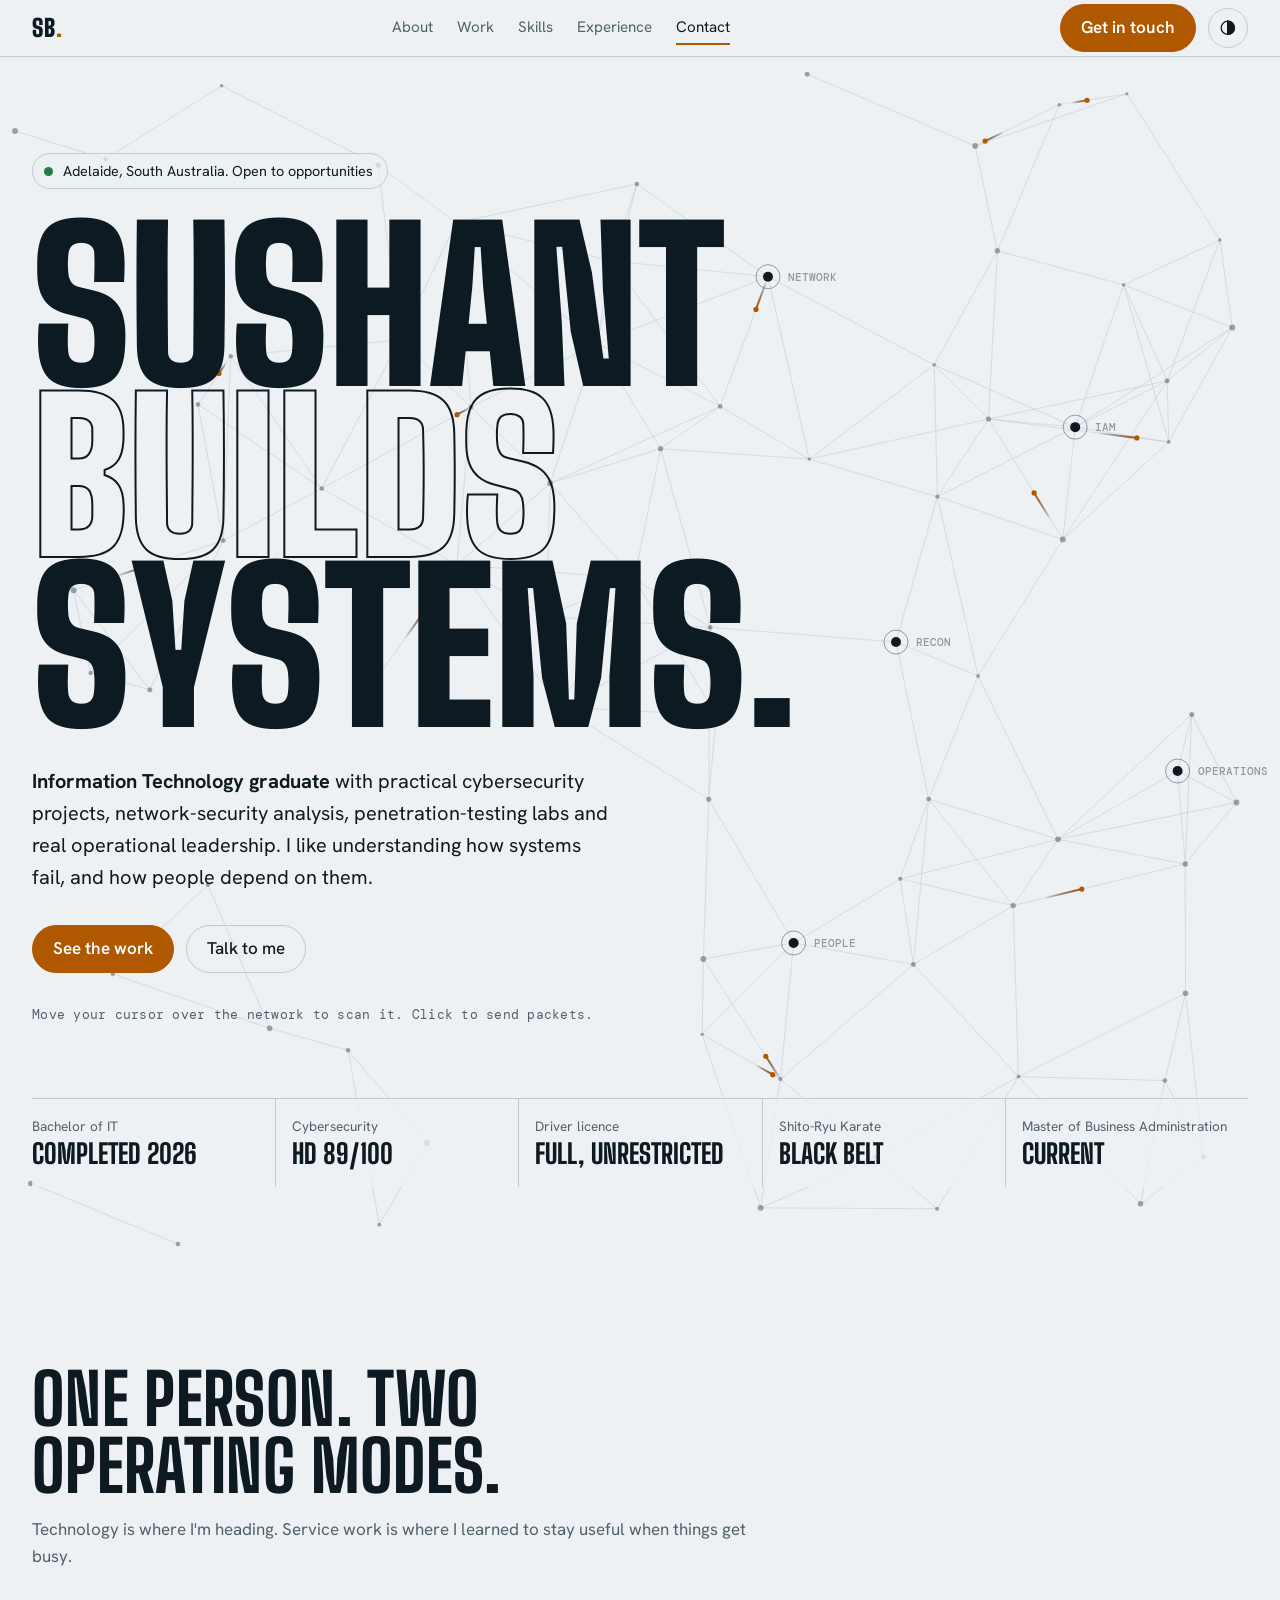
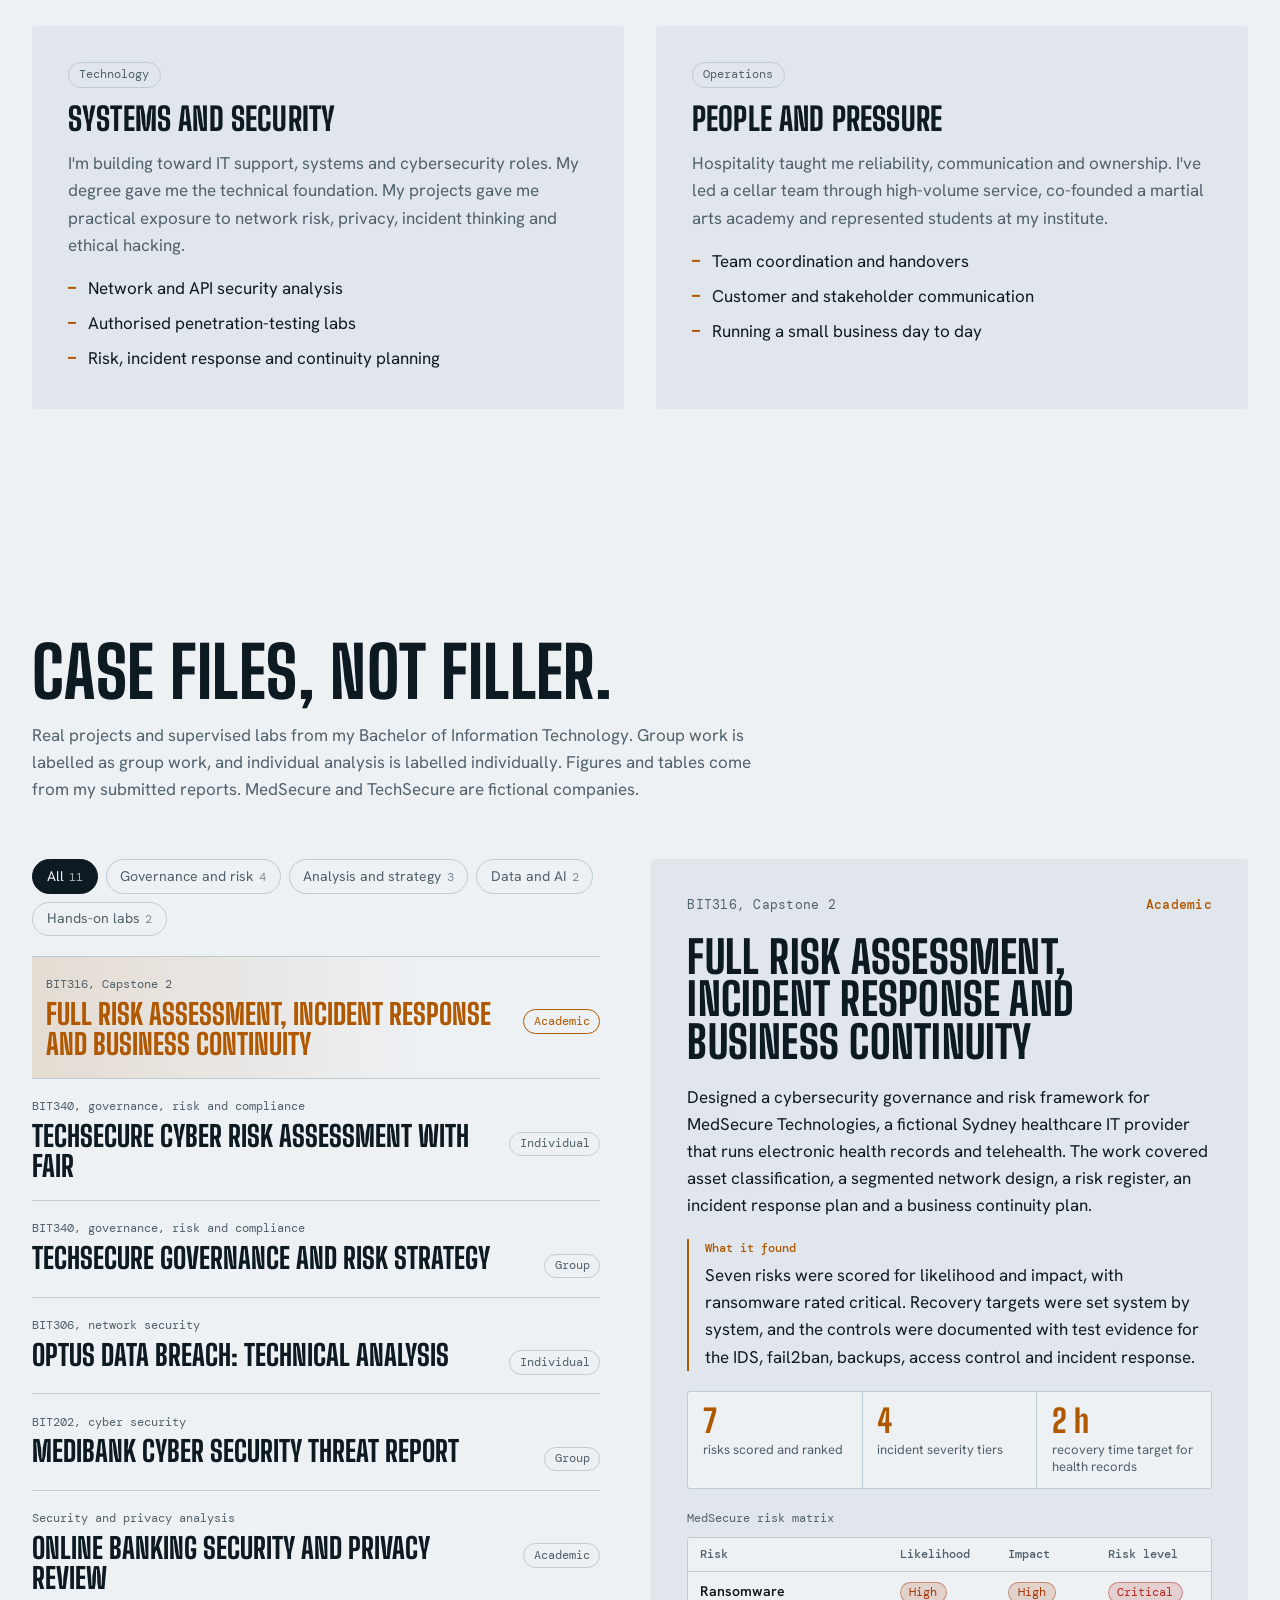
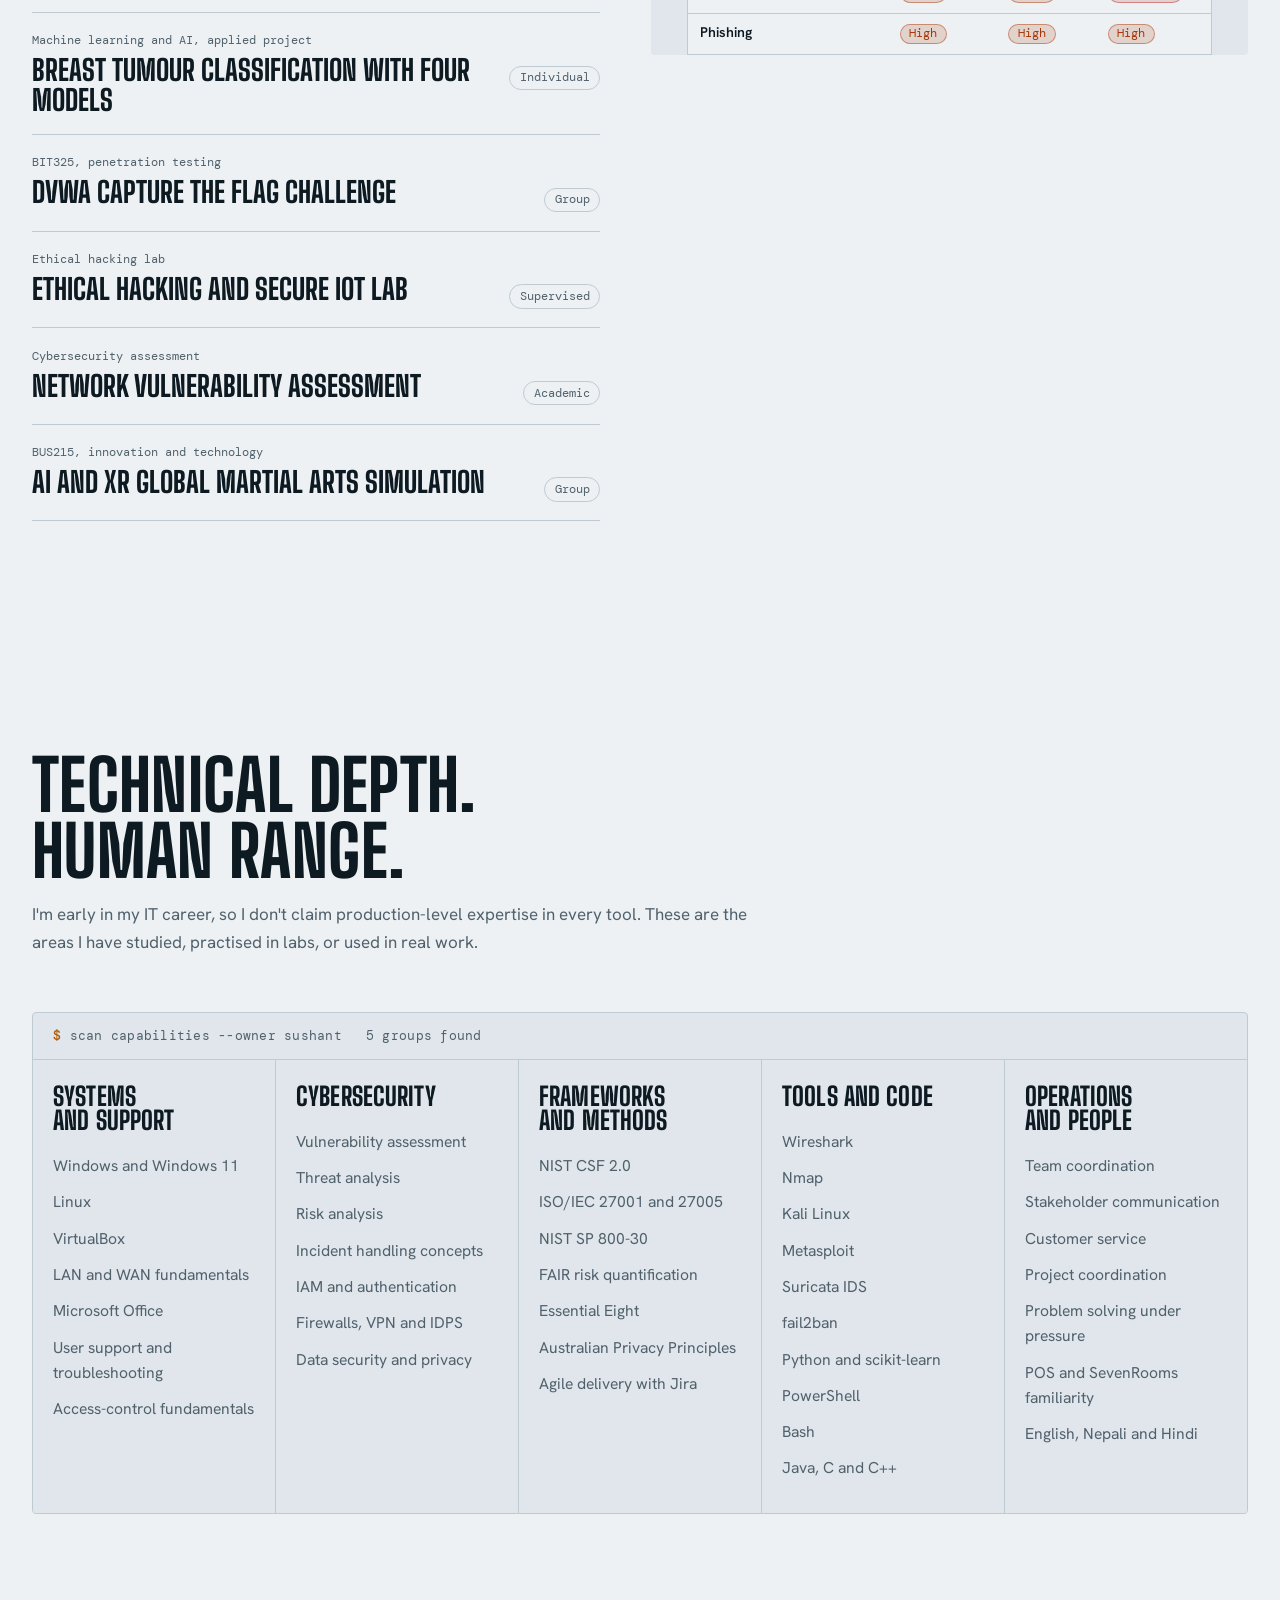
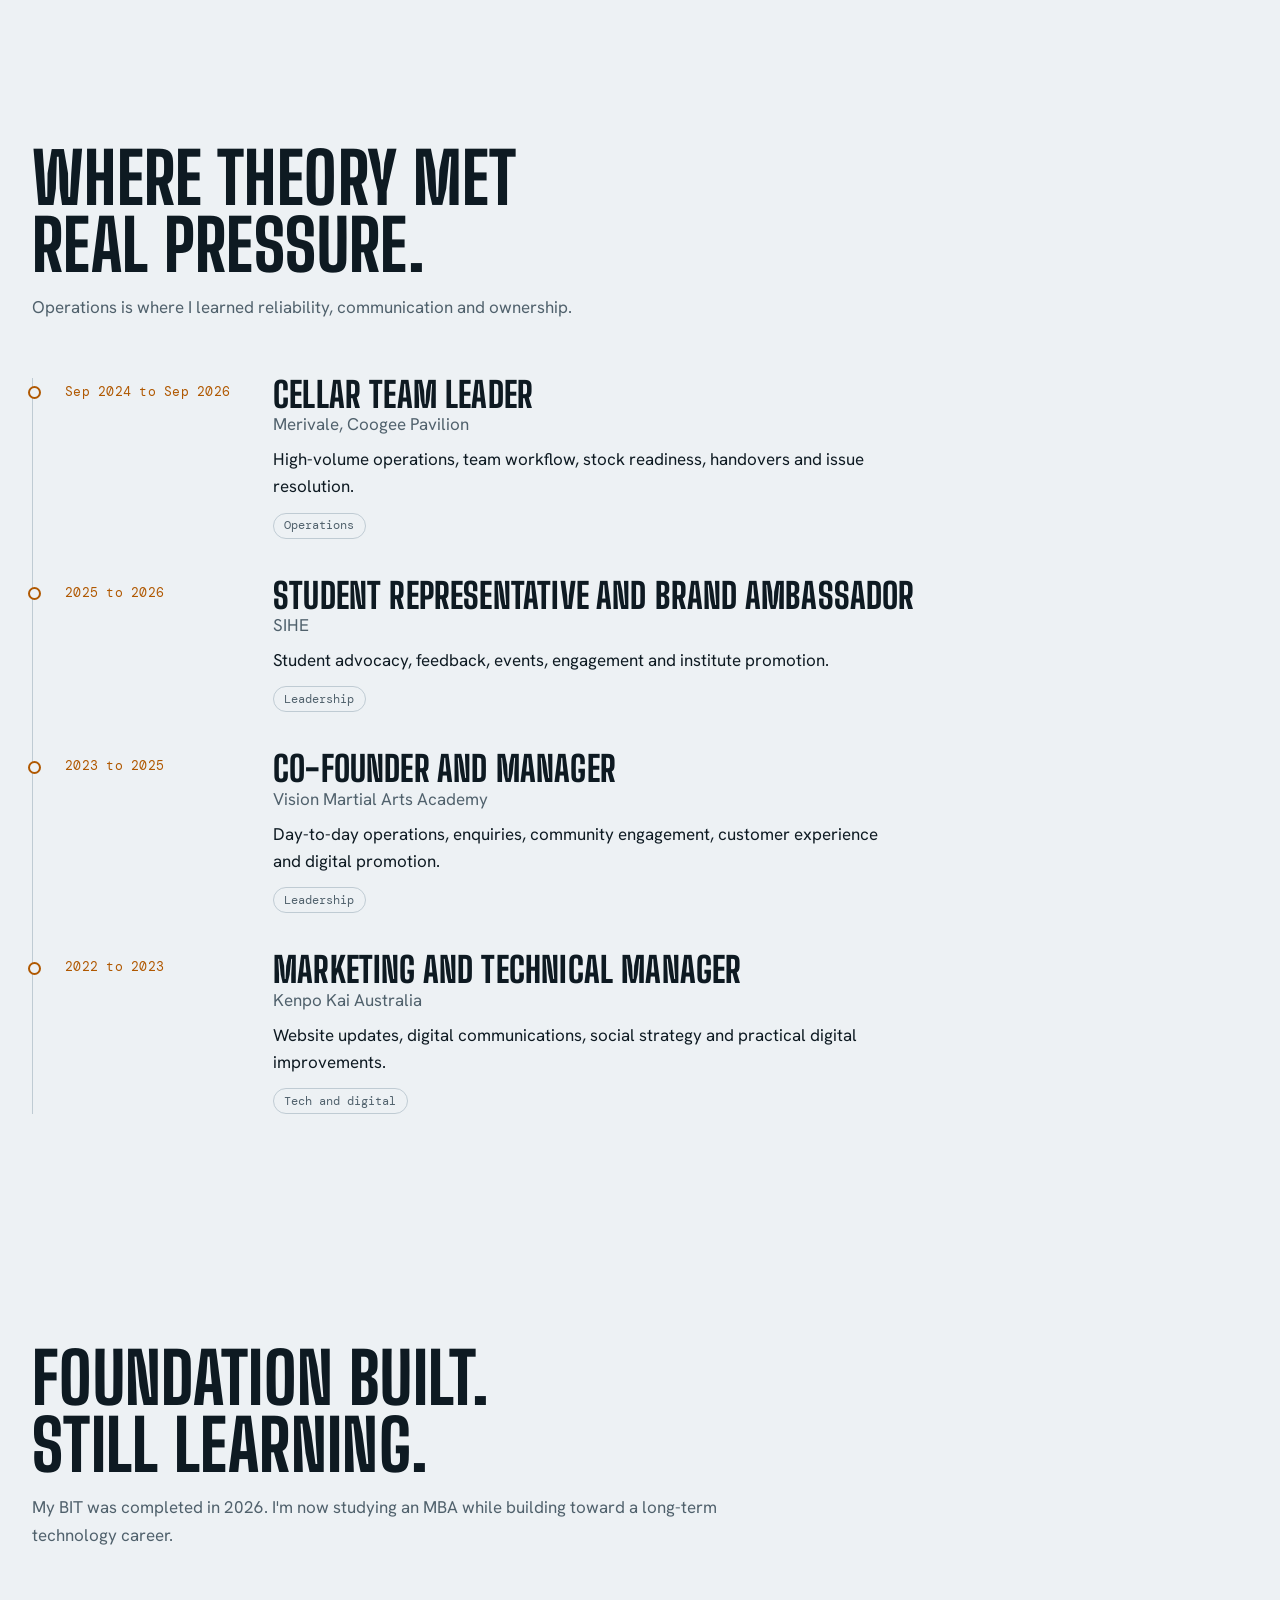
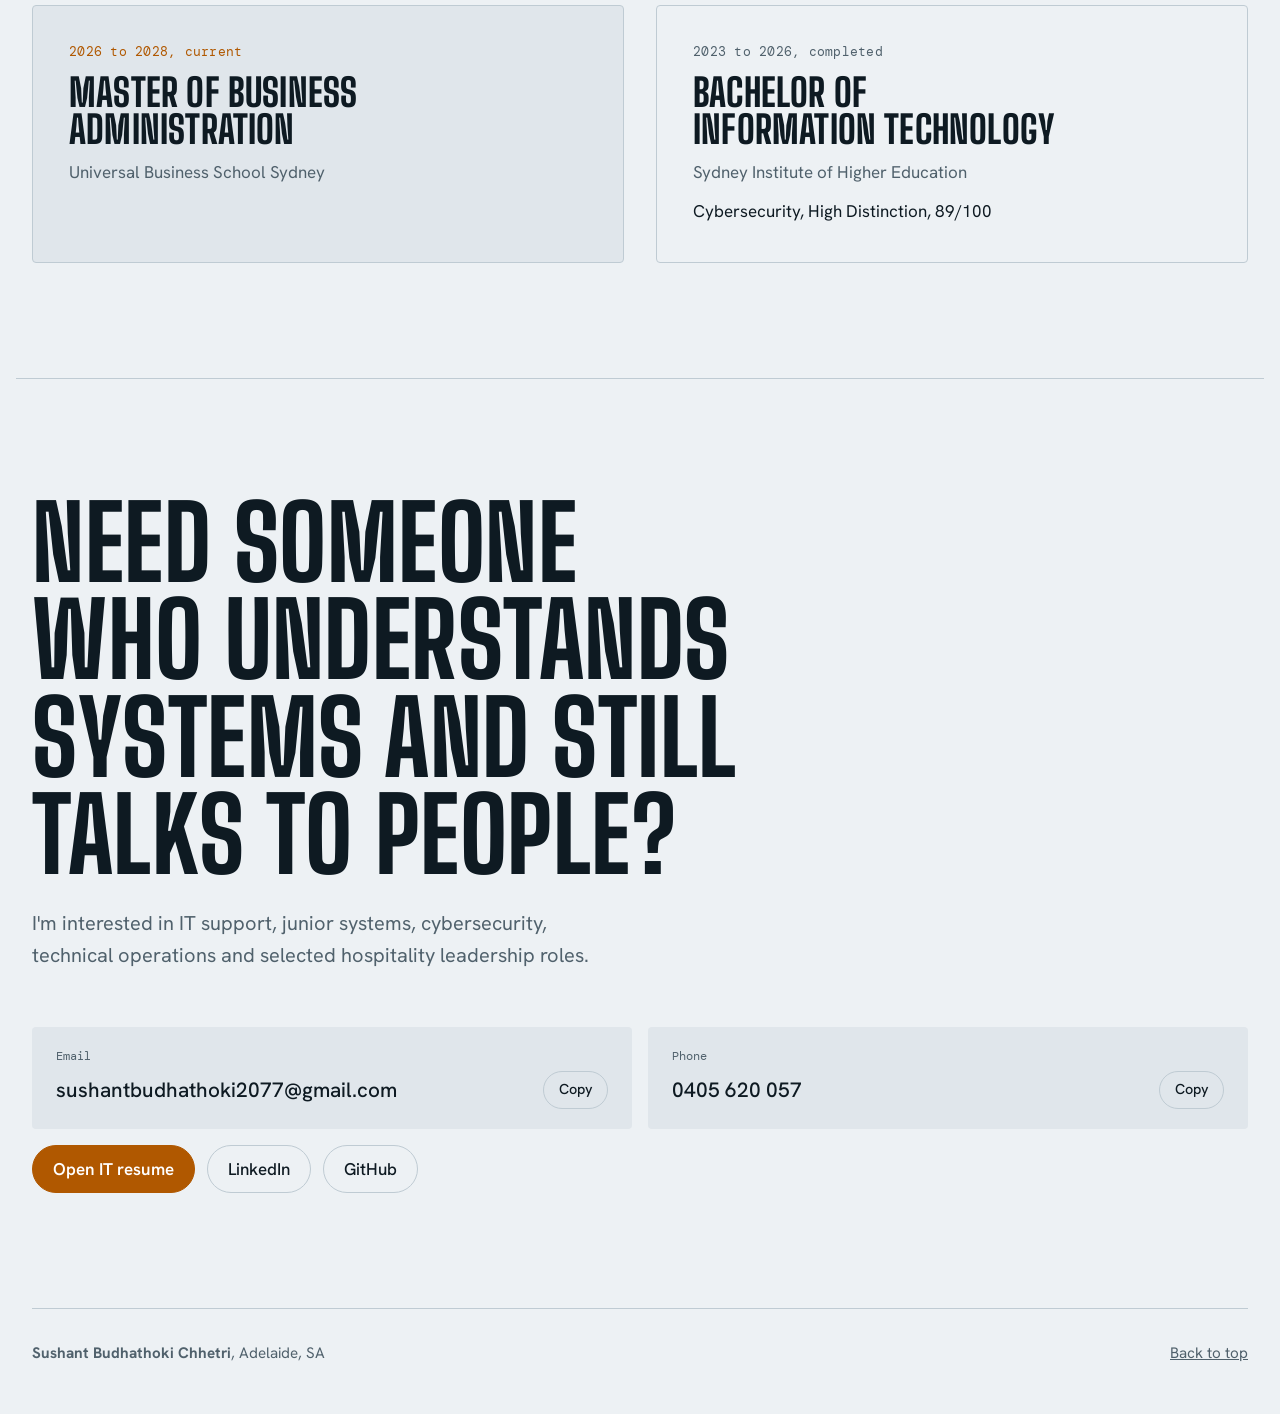
<file: Sushant Chhetri Portfolio.html>
<!doctype html><html><head><meta charset=utf8><meta name=viewport content="width=device-width,initial-scale=1,viewport-fit=cover"><style>:root{color-scheme:light;box-sizing:border-box;padding-top:env(safe-area-inset-top,0px);padding-bottom:env(safe-area-inset-bottom,0px)}html{scroll-padding-top:env(safe-area-inset-top,0px)}body{margin:0;padding:0;font:14px -apple-system,BlinkMacSystemFont,sans-serif;background:#fff;color:#000}img{max-width:100%}[hidden]:not([hidden=until-found i]){display:none!important}</style></head><body>
<title>Sushant Chhetri Portfolio</title>
<meta name="claude:viewport-fit-sides" content="cover">
<link rel="stylesheet" href="https://fonts.googleapis.com/css2?family=Big+Shoulders+Display:wght@700;800;900&family=Hanken+Grotesk:wght@400;500;600&family=DM+Mono:wght@400;500&display=swap">
<style>
/* Layout: one big hero where a live network graph runs behind the name; below it, a case-file browser, a scan-style capability block, a dated timeline and a contact strip. */
:root {
  --bg: #0A1117;        /* teal-black ground */
  --bg2: #111C25;       /* raised panel */
  --fg: #E6EDF2;        /* cold white text */
  --muted: #8EA0AD;     /* secondary text */
  --line: #223441;      /* rules and graph edges */
  --accent: #FFB020;    /* amber phosphor, used for signal only */
  --accent-ink: #1A1200;
  --ok: #5FD38D;
  --sev-crit: #FF6B6B; --sev-high: #FF9A52; --sev-med: #EBCB4B; --sev-low: #5FD38D;
  --display: "Big Shoulders Display", "Arial Narrow", Impact, sans-serif;
  --body: "Hanken Grotesk", system-ui, -apple-system, "Segoe UI", sans-serif;
  --mono: "DM Mono", ui-monospace, "SF Mono", Menlo, Consolas, monospace;
  color-scheme: dark;
}
@media (prefers-color-scheme: light) {
  :root:not([data-theme="dark"]) {
    --bg: #EDF1F4; --bg2: #E0E6EB; --fg: #0E1A22; --muted: #50616C; --line: #BFCBD3;
    --accent: #B05800; --accent-ink: #FFFFFF; --ok: #1E7F46; color-scheme: light;
    --sev-crit: #B3261E; --sev-high: #A93505; --sev-med: #7A5200; --sev-low: #17693A;
  }
}
:root[data-theme="light"] {
  --bg: #EDF1F4; --bg2: #E0E6EB; --fg: #0E1A22; --muted: #50616C; --line: #BFCBD3;
  --accent: #B05800; --accent-ink: #FFFFFF; --ok: #1E7F46; color-scheme: light;
  --sev-crit: #B3261E; --sev-high: #A93505; --sev-med: #7A5200; --sev-low: #17693A;
}
:root[data-theme="dark"] {
  --bg: #0A1117; --bg2: #111C25; --fg: #E6EDF2; --muted: #8EA0AD; --line: #223441;
  --accent: #FFB020; --accent-ink: #1A1200; --ok: #5FD38D; color-scheme: dark;
  --sev-crit: #FF6B6B; --sev-high: #FF9A52; --sev-med: #EBCB4B; --sev-low: #5FD38D;
}

* { box-sizing: border-box; }
html { scroll-behavior: smooth; scroll-padding-top: 5rem; }
body {
  background: var(--bg); color: var(--fg);
  font-family: var(--body); font-size: 1.0625rem; line-height: 1.6;
  padding-left: max(16px, env(safe-area-inset-left, 0px));
  padding-right: max(16px, env(safe-area-inset-right, 0px));
  overflow-x: hidden;
}
body::before { content: ""; position: fixed; inset: 0 0 auto; height: env(safe-area-inset-top, 0px); background: var(--bg); z-index: 40; }
a { color: inherit; }
:focus-visible { outline: 2px solid var(--accent); outline-offset: 3px; border-radius: 2px; }
.wrap { max-width: 76rem; margin-inline: auto; }
h1, h2, h3 { font-family: var(--display); font-weight: 800; line-height: .95; margin: 0; text-wrap: balance; letter-spacing: .005em; }
h2 { font-size: clamp(2.4rem, 6vw, 4.4rem); text-transform: uppercase; }
p { margin: 0; }
.mono { font-family: var(--mono); font-size: .8rem; letter-spacing: .02em; }

/* Header */
.bar { position: sticky; top: env(safe-area-inset-top, 0px); z-index: 30; background: color-mix(in srgb, var(--bg) 86%, transparent); backdrop-filter: blur(10px); -webkit-backdrop-filter: blur(10px); border-bottom: 1px solid var(--line); margin-inline: calc(-1 * max(16px, env(safe-area-inset-left, 0px))); padding-inline: max(16px, env(safe-area-inset-left, 0px)); }
.bar .wrap { display: flex; align-items: center; justify-content: space-between; gap: 1rem; min-height: 3.5rem; }
.brand { font-family: var(--display); font-weight: 900; font-size: 1.5rem; text-decoration: none; letter-spacing: .04em; }
.brand span { color: var(--accent); }
.nav { display: flex; gap: 1.5rem; }
.nav a { text-decoration: none; color: var(--muted); font-size: .95rem; padding: .25rem 0; border-bottom: 2px solid transparent; transition: color .2s, border-color .2s; }
.nav a:hover, .nav a.on { color: var(--fg); border-color: var(--accent); }
.tools { display: flex; align-items: center; gap: .75rem; }
.btn { font: inherit; cursor: pointer; border-radius: 999px; padding: .6rem 1.25rem; border: 1px solid var(--line); background: transparent; color: var(--fg); text-decoration: none; display: inline-flex; align-items: center; gap: .5rem; transition: background .2s, border-color .2s, color .2s; font-weight: 500; }
.btn:hover { border-color: var(--fg); }
.btn.solid { background: var(--accent); color: var(--accent-ink); border-color: var(--accent); font-weight: 600; }
.btn.solid:hover { background: var(--fg); border-color: var(--fg); color: var(--bg); }
.icon-btn { width: 2.5rem; height: 2.5rem; padding: 0; justify-content: center; }
.icon-btn svg { width: 1.1rem; height: 1.1rem; }

/* Hero */
.hero { position: relative; padding-block: clamp(3rem, 8vw, 6rem) clamp(2.5rem, 5vw, 4rem); isolation: isolate; }
.hero canvas { position: absolute; top: 0; bottom: 0; left: 50%; width: 100vw; transform: translateX(-50%); z-index: -1; display: block; touch-action: pan-y; }
.hero-in { display: grid; gap: 2rem; }
.status { display: inline-flex; align-items: center; gap: .6rem; width: fit-content; padding: .35rem .9rem .35rem .7rem; border: 1px solid var(--line); border-radius: 999px; background: color-mix(in srgb, var(--bg) 70%, transparent); font-size: .9rem; }
.status i { width: .55rem; height: .55rem; border-radius: 50%; background: var(--ok); box-shadow: 0 0 0 0 var(--ok); animation: pulse 2.4s infinite; }
@keyframes pulse { 0% { box-shadow: 0 0 0 0 color-mix(in srgb, var(--ok) 60%, transparent); } 70%, 100% { box-shadow: 0 0 0 .6rem transparent; } }
.hero h1 { font-weight: 900; font-size: clamp(4.2rem, 17vw, 13rem); line-height: .82; text-transform: uppercase; letter-spacing: -.005em; }
.hero h1 span { display: block; }
.hero h1 .t2 { color: transparent; -webkit-text-stroke: 2px var(--fg); }
.lead { max-width: 36rem; font-size: clamp(1.05rem, 2vw, 1.25rem); color: var(--fg); }
.lead em { font-style: normal; color: var(--accent); }
.cta { display: flex; flex-wrap: wrap; gap: .75rem; }
.hint { color: var(--muted); font-size: .8rem; }
.facts { margin: clamp(2.5rem, 6vw, 4.5rem) 0 0; padding: 0; display: grid; grid-template-columns: repeat(5, 1fr); gap: 0; border-top: 1px solid var(--line); background: color-mix(in srgb, var(--bg) 78%, transparent); }
.facts div { padding: 1.1rem 1rem 1.1rem 0; min-width: 0; }
.facts div + div { padding-left: 1rem; border-left: 1px solid var(--line); }
.facts dt { color: var(--muted); font-size: .85rem; }
.facts dd { margin: .15rem 0 0; font-family: var(--display); font-weight: 800; font-size: clamp(1.25rem, 2.2vw, 1.7rem); line-height: 1.05; text-transform: uppercase; }

/* Sections */
section { padding-block: clamp(4rem, 9vw, 7.5rem); }
.sec-head { display: grid; gap: 1rem; margin-bottom: clamp(2rem, 5vw, 3.5rem); max-width: 46rem; }
.sec-head p { color: var(--muted); }

/* About */
.modes { display: grid; grid-template-columns: 1fr 1fr; gap: clamp(1rem, 3vw, 2rem); }
.mode { background: var(--bg2); padding: clamp(1.5rem, 3vw, 2.25rem); display: grid; gap: 1rem; align-content: start; min-width: 0; border-radius: 4px; }
.mode h3 { font-size: 2rem; text-transform: uppercase; }
.mode p { color: var(--muted); max-width: 32rem; }
.mode ul { margin: 0; padding: 0; list-style: none; display: grid; gap: .5rem; }
.mode li { display: flex; gap: .75rem; align-items: baseline; }
.mode li::before { content: ""; flex: none; width: .5rem; height: 2px; background: var(--accent); transform: translateY(-.3em); }
.mode .tag { align-self: start; }

/* Case files */
.cases { display: grid; grid-template-columns: minmax(0, 1fr) minmax(0, 1.05fr); gap: clamp(1.5rem, 4vw, 3.5rem); align-items: start; }
#caseList { display: grid; border-top: 1px solid var(--line); }
.row { all: unset; box-sizing: border-box; cursor: pointer; display: grid; grid-template-columns: 1fr auto; gap: .25rem 1rem; align-items: baseline; padding: 1.15rem 0; border-bottom: 1px solid var(--line); transition: padding .25s, color .2s; }
.row:hover { padding-left: .6rem; }
.row:focus-visible { outline: 2px solid var(--accent); outline-offset: -2px; }
.row .code { grid-column: 1 / -1; color: var(--muted); font-family: var(--mono); font-size: .78rem; }
.row .name { font-family: var(--display); font-weight: 800; font-size: clamp(1.35rem, 2.4vw, 1.8rem); line-height: 1.05; text-transform: uppercase; }
.row .kind { font-family: var(--mono); font-size: .75rem; color: var(--muted); border: 1px solid var(--line); border-radius: 999px; padding: .1rem .6rem; white-space: nowrap; }
.row[aria-current="true"] { padding-left: .9rem; background: linear-gradient(90deg, color-mix(in srgb, var(--accent) 14%, transparent), transparent 70%); }
.row[aria-current="true"] .name { color: var(--accent); }
.row[aria-current="true"] .kind { border-color: var(--accent); color: var(--accent); }
#caseSide { position: sticky; top: 5rem; min-width: 0; }
#casePanel { background: var(--bg2); border-radius: 4px; padding: clamp(1.5rem, 3vw, 2.25rem); display: grid; gap: 1.25rem; min-width: 0; }
#casePanel.swap > * { animation: rise .45s cubic-bezier(.2, .7, .2, 1) both; }
#casePanel.swap > *:nth-child(2) { animation-delay: .05s; } #casePanel.swap > *:nth-child(3) { animation-delay: .1s; } #casePanel.swap > *:nth-child(4) { animation-delay: .15s; }
@keyframes rise { from { opacity: 0; transform: translateY(10px); } to { opacity: 1; transform: none; } }
.panel-top { display: flex; justify-content: space-between; gap: 1rem; color: var(--muted); }
.panel-top b { color: var(--accent); font-weight: 500; }
#casePanel h3 { font-size: clamp(1.9rem, 3.6vw, 2.8rem); text-transform: uppercase; }
#casePanel p { color: var(--fg); max-width: 38rem; }
.tags { display: flex; flex-wrap: wrap; gap: .5rem; padding: 0; margin: 0; list-style: none; }
.tags li { font-family: var(--mono); font-size: .78rem; padding: .25rem .7rem; border: 1px solid var(--line); border-radius: 999px; }
.note { margin-top: 1.5rem; color: var(--muted); font-size: .95rem; max-width: 34rem; }
.filters { display: flex; flex-wrap: wrap; gap: .5rem; margin-bottom: 1.25rem; }
.chip { font: inherit; font-size: .88rem; cursor: pointer; padding: .3rem .85rem; border-radius: 999px; border: 1px solid var(--line); background: transparent; color: var(--muted); transition: background .2s, color .2s, border-color .2s; }
.chip:hover { color: var(--fg); border-color: var(--fg); }
.chip[aria-pressed="true"] { background: var(--fg); color: var(--bg); border-color: var(--fg); }
.chip small { font-family: var(--mono); font-size: .72rem; margin-left: .35rem; opacity: .7; }
#caseSide #casePanel { max-height: calc(100vh - 6.5rem); overflow-y: auto; overscroll-behavior: contain; scrollbar-width: thin; scrollbar-color: var(--line) transparent; }
.finding { border-left: 2px solid var(--accent); padding-left: 1rem; }
.finding b { display: block; font-family: var(--mono); font-weight: 500; font-size: .76rem; color: var(--accent); margin-bottom: .2rem; }
.figs { display: grid; grid-template-columns: repeat(auto-fit, minmax(8.5rem, 1fr)); gap: 1px; background: var(--line); border: 1px solid var(--line); border-radius: 3px; overflow: hidden; }
.fig { background: var(--bg); padding: .8rem .9rem; min-width: 0; }
.fig b { display: block; font-family: var(--display); font-weight: 800; font-size: 2rem; line-height: 1; color: var(--accent); font-variant-numeric: tabular-nums; }
.fig span { display: block; margin-top: .3rem; font-size: .82rem; line-height: 1.3; color: var(--muted); }
.ex { display: grid; gap: .5rem; min-width: 0; }
.ex-title { font-family: var(--mono); font-size: .76rem; color: var(--muted); }
.ex-scroll { overflow-x: auto; border: 1px solid var(--line); border-radius: 3px; background: var(--bg); }
.ex table { width: 100%; min-width: 30rem; border-collapse: collapse; font-size: .88rem; line-height: 1.4; }
.ex th { text-align: left; font-family: var(--mono); font-weight: 500; font-size: .72rem; color: var(--muted); padding: .55rem .75rem; border-bottom: 1px solid var(--line); white-space: nowrap; }
.ex td { padding: .6rem .75rem; border-top: 1px solid var(--line); vertical-align: top; }
.ex tr:first-child td { border-top: 0; }
.ex td:first-child { font-weight: 600; }
.ex td.num { font-family: var(--mono); font-variant-numeric: tabular-nums; white-space: nowrap; }
.ex tr.best td { background: color-mix(in srgb, var(--accent) 10%, transparent); }
.pill { display: inline-block; padding: .05rem .55rem; border-radius: 999px; font-family: var(--mono); font-size: .72rem; line-height: 1.5; color: var(--c); background: color-mix(in srgb, var(--c) 16%, transparent); border: 1px solid color-mix(in srgb, var(--c) 45%, transparent); }
.s-critical { --c: var(--sev-crit); } .s-high { --c: var(--sev-high); } .s-medium { --c: var(--sev-med); } .s-low { --c: var(--sev-low); }
.ex-note { font-size: .8rem; color: var(--muted); }

/* Capabilities */
.scan { border: 1px solid var(--line); border-radius: 4px; overflow: hidden; background: var(--bg2); }
.scan-head { padding: .8rem 1.25rem; border-bottom: 1px solid var(--line); color: var(--muted); display: flex; flex-wrap: wrap; gap: .25rem 1.5rem; }
.scan-head b { color: var(--accent); font-weight: 500; }
.scan-grid { display: grid; grid-template-columns: repeat(5, minmax(0, 1fr)); gap: 1px; background: var(--line); }
.group { background: var(--bg2); padding: 1.5rem 1.25rem 1.75rem; display: grid; gap: 1rem; align-content: start; min-width: 0; }
.group h3 { font-size: 1.6rem; text-transform: uppercase; }
.group ul { list-style: none; margin: 0; padding: 0; display: grid; gap: .1rem; }
.group li { padding: .3rem .5rem; margin-inline: -.5rem; border-radius: 3px; color: var(--muted); transition: background .15s, color .15s; font-size: .98rem; }
.group li:hover { background: color-mix(in srgb, var(--accent) 16%, transparent); color: var(--fg); }

/* Experience */
.tl { list-style: none; margin: 0; padding: 0 0 0 clamp(1.25rem, 3vw, 2rem); border-left: 1px solid var(--line); display: grid; gap: 2.5rem; }
.tl li { position: relative; display: grid; grid-template-columns: 11rem minmax(0, 1fr); gap: .25rem 2rem; }
.tl li::before { content: ""; position: absolute; left: calc(-1 * clamp(1.25rem, 3vw, 2rem) - 5px); top: .55rem; width: 9px; height: 9px; border-radius: 50%; background: var(--bg); border: 2px solid var(--accent); }
.tl .when { color: var(--accent); padding-top: .25rem; }
.tl h3 { font-size: clamp(1.5rem, 3vw, 2.2rem); text-transform: uppercase; }
.tl .org { color: var(--muted); }
.tl p { margin-top: .5rem; max-width: 38rem; }
.tl .tag { margin-top: .75rem; }
.tag { display: inline-block; width: fit-content; font-family: var(--mono); font-size: .75rem; padding: .15rem .65rem; border: 1px solid var(--line); border-radius: 999px; color: var(--muted); }

/* Education */
.edu { display: grid; grid-template-columns: 1fr 1fr; gap: clamp(1rem, 3vw, 2rem); }
.deg { padding: clamp(1.5rem, 3vw, 2.25rem); border: 1px solid var(--line); border-radius: 4px; display: grid; gap: .75rem; align-content: start; min-width: 0; }
.deg.now { background: var(--bg2); }
.deg h3 { font-size: clamp(1.7rem, 3vw, 2.4rem); text-transform: uppercase; }
.deg .state { display: inline-flex; align-items: center; gap: .5rem; width: fit-content; color: var(--muted); }
.deg.now .state { color: var(--accent); }
.deg .school { color: var(--muted); }

/* Contact */
.contact { border-top: 1px solid var(--line); }
.contact h2 { font-size: clamp(2.6rem, 8vw, 6.5rem); max-width: 16ch; }
.contact .lead { margin-top: 1.5rem; color: var(--muted); }
.reach { margin-top: clamp(2rem, 5vw, 3.5rem); display: grid; grid-template-columns: repeat(2, minmax(0, 1fr)); gap: 1rem; }
.reach-item { display: grid; grid-template-columns: 1fr auto; gap: .25rem 1rem; align-items: center; padding: 1.25rem 1.5rem; background: var(--bg2); border-radius: 4px; min-width: 0; }
.reach-item small { grid-column: 1 / -1; color: var(--muted); font-family: var(--mono); font-size: .78rem; }
.reach-item .val { font-size: clamp(1rem, 2vw, 1.3rem); font-weight: 500; overflow-wrap: anywhere; user-select: all; }
.reach-item .btn { padding: .4rem .9rem; font-size: .9rem; }
.links { margin-top: 1rem; display: flex; flex-wrap: wrap; gap: .75rem; }
footer { padding-block: 2rem 3rem; border-top: 1px solid var(--line); display: flex; justify-content: space-between; flex-wrap: wrap; gap: 1rem; color: var(--muted); font-size: .95rem; }
#toast { position: fixed; left: 50%; bottom: calc(1.5rem + env(safe-area-inset-bottom, 0px)); transform: translate(-50%, 20px); background: var(--fg); color: var(--bg); padding: .6rem 1.1rem; border-radius: 999px; font-size: .9rem; opacity: 0; pointer-events: none; transition: opacity .25s, transform .25s; z-index: 50; }
#toast.show { opacity: 1; transform: translate(-50%, 0); }

@media (max-width: 900px) {
  .nav { display: none; }
  .facts { grid-template-columns: repeat(2, 1fr); }
  .facts div:nth-child(odd) { padding-left: 0; border-left: 0; }
  .facts div:nth-child(n+3) { border-top: 1px solid var(--line); }
  .facts div:last-child { grid-column: 1 / -1; padding-left: 0; border-left: 0; }
  .modes, .edu, .reach { grid-template-columns: 1fr; }
  .cases { grid-template-columns: 1fr; }
  #caseSide { display: none; }
  #casePanel.inline { margin: 0 0 .5rem; border-radius: 0 0 4px 4px; }
  .scan-grid { grid-template-columns: 1fr 1fr; }
  #casePanel.inline { max-height: none; }
  .group:last-child:nth-child(odd) { grid-column: 1 / -1; }
  .tl li { grid-template-columns: 1fr; }
}
@media (max-width: 520px) {
  .scan-grid { grid-template-columns: 1fr; }
  .hero h1 .t2 { -webkit-text-stroke-width: 1.5px; }
  .btn.hide-s { display: none; }
}
@media (prefers-reduced-motion: reduce) {
  html { scroll-behavior: auto; }
  .status i { animation: none; }
  #casePanel.swap > * { animation: none; }
  .row, .btn, .group li { transition: none; }
}
</style>

<header class="bar">
  <div class="wrap">
    <a class="brand" href="#home" aria-label="Sushant, back to top">SB<span>.</span></a>
    <nav class="nav" aria-label="Sections">
      <a href="#about">About</a><a href="#work">Work</a><a href="#skills">Skills</a><a href="#experience">Experience</a><a href="#contact">Contact</a>
    </nav>
    <div class="tools">
      <a class="btn solid hide-s" href="#contact">Get in touch</a>
      <button class="btn icon-btn" id="theme" type="button" aria-label="Switch colour theme">
        <svg viewBox="0 0 24 24" fill="none" stroke="currentColor" stroke-width="1.8" stroke-linecap="round" stroke-linejoin="round" aria-hidden="true"><circle cx="12" cy="12" r="9"/><path d="M12 3v18" /><path d="M12 3a9 9 0 0 1 0 18z" fill="currentColor"/></svg>
      </button>
    </div>
  </div>
</header>

<main id="home">
  <div class="hero">
    <canvas id="net" aria-hidden="true"></canvas>
    <div class="wrap hero-in">
      <span class="status"><i></i>Adelaide, South Australia. Open to opportunities</span>
      <h1 aria-label="Sushant builds systems."><span class="t1">Sushant</span><span class="t2">builds</span><span class="t3">systems.</span></h1>
      <p class="lead"><strong>Information Technology graduate</strong> with practical cybersecurity projects, network-security analysis, penetration-testing labs and real operational leadership. I like understanding how systems fail, and how people depend on them.</p>
      <div class="cta">
        <a class="btn solid" href="#work">See the work</a>
        <a class="btn" href="#contact">Talk to me</a>
      </div>
      <p class="hint mono" id="hint">Move your cursor over the network to scan it. Click to send packets.</p>
    </div>
    <div class="wrap">
      <dl class="facts">
        <div><dt>Bachelor of IT</dt><dd>Completed 2026</dd></div>
        <div><dt>Cybersecurity</dt><dd>HD 89/100</dd></div>
        <div><dt>Driver licence</dt><dd>Full, unrestricted</dd></div>
        <div><dt>Shito-Ryu Karate</dt><dd>Black belt</dd></div>
        <div><dt>Master of Business Administration</dt><dd>Current</dd></div>
      </dl>
    </div>
  </div>

  <section id="about">
    <div class="wrap">
      <div class="sec-head">
        <h2>One person. Two operating modes.</h2>
        <p>Technology is where I'm heading. Service work is where I learned to stay useful when things get busy.</p>
      </div>
      <div class="modes">
        <article class="mode">
          <span class="tag">Technology</span>
          <h3>Systems and security</h3>
          <p>I'm building toward IT support, systems and cybersecurity roles. My degree gave me the technical foundation. My projects gave me practical exposure to network risk, privacy, incident thinking and ethical hacking.</p>
          <ul><li>Network and API security analysis</li><li>Authorised penetration-testing labs</li><li>Risk, incident response and continuity planning</li></ul>
        </article>
        <article class="mode">
          <span class="tag">Operations</span>
          <h3>People and pressure</h3>
          <p>Hospitality taught me reliability, communication and ownership. I've led a cellar team through high-volume service, co-founded a martial arts academy and represented students at my institute.</p>
          <ul><li>Team coordination and handovers</li><li>Customer and stakeholder communication</li><li>Running a small business day to day</li></ul>
        </article>
      </div>
    </div>
  </section>

  <section id="work">
    <div class="wrap">
      <div class="sec-head">
        <h2>Case files, not filler.</h2>
        <p>Real projects and supervised labs from my Bachelor of Information Technology. Group work is labelled as group work, and individual analysis is labelled individually. Figures and tables come from my submitted reports. MedSecure and TechSecure are fictional companies.</p>
      </div>
      <div class="cases">
        <div>
          <div class="filters" id="filters" role="group" aria-label="Filter case files"></div>
          <div id="caseList" role="list"></div>
        </div>
        <div id="caseSide">
          <article id="casePanel" aria-live="polite"></article>
        </div>
      </div>
    </div>
  </section>

  <section id="skills">
    <div class="wrap">
      <div class="sec-head">
        <h2>Technical depth. Human range.</h2>
        <p>I'm early in my IT career, so I don't claim production-level expertise in every tool. These are the areas I have studied, practised in labs, or used in real work.</p>
      </div>
      <div class="scan">
        <div class="scan-head mono"><span><b>$</b> scan capabilities --owner sushant</span><span>5 groups found</span></div>
        <div class="scan-grid">
          <div class="group"><h3>Systems and support</h3><ul><li>Windows and Windows 11</li><li>Linux</li><li>VirtualBox</li><li>LAN and WAN fundamentals</li><li>Microsoft Office</li><li>User support and troubleshooting</li><li>Access-control fundamentals</li></ul></div>
          <div class="group"><h3>Cybersecurity</h3><ul><li>Vulnerability assessment</li><li>Threat analysis</li><li>Risk analysis</li><li>Incident handling concepts</li><li>IAM and authentication</li><li>Firewalls, VPN and IDPS</li><li>Data security and privacy</li></ul></div>
          <div class="group"><h3>Frameworks and methods</h3><ul><li>NIST CSF 2.0</li><li>ISO/IEC 27001 and 27005</li><li>NIST SP 800-30</li><li>FAIR risk quantification</li><li>Essential Eight</li><li>Australian Privacy Principles</li><li>Agile delivery with Jira</li></ul></div>
          <div class="group"><h3>Tools and code</h3><ul><li>Wireshark</li><li>Nmap</li><li>Kali Linux</li><li>Metasploit</li><li>Suricata IDS</li><li>fail2ban</li><li>Python and scikit-learn</li><li>PowerShell</li><li>Bash</li><li>Java, C and C++</li></ul></div>
          <div class="group"><h3>Operations and people</h3><ul><li>Team coordination</li><li>Stakeholder communication</li><li>Customer service</li><li>Project coordination</li><li>Problem solving under pressure</li><li>POS and SevenRooms familiarity</li><li>English, Nepali and Hindi</li></ul></div>
        </div>
      </div>
    </div>
  </section>

  <section id="experience">
    <div class="wrap">
      <div class="sec-head">
        <h2>Where theory met real pressure.</h2>
        <p>Operations is where I learned reliability, communication and ownership.</p>
      </div>
      <ol class="tl">
        <li><span class="when mono">Sep 2024 to Sep 2026</span><div><h3>Cellar Team Leader</h3><div class="org">Merivale, Coogee Pavilion</div><p>High-volume operations, team workflow, stock readiness, handovers and issue resolution.</p><span class="tag">Operations</span></div></li>
        <li><span class="when mono">2025 to 2026</span><div><h3>Student Representative and Brand Ambassador</h3><div class="org">SIHE</div><p>Student advocacy, feedback, events, engagement and institute promotion.</p><span class="tag">Leadership</span></div></li>
        <li><span class="when mono">2023 to 2025</span><div><h3>Co-Founder and Manager</h3><div class="org">Vision Martial Arts Academy</div><p>Day-to-day operations, enquiries, community engagement, customer experience and digital promotion.</p><span class="tag">Leadership</span></div></li>
        <li><span class="when mono">2022 to 2023</span><div><h3>Marketing and Technical Manager</h3><div class="org">Kenpo Kai Australia</div><p>Website updates, digital communications, social strategy and practical digital improvements.</p><span class="tag">Tech and digital</span></div></li>
      </ol>
    </div>
  </section>

  <section id="education">
    <div class="wrap">
      <div class="sec-head">
        <h2>Foundation built. Still learning.</h2>
        <p>My BIT was completed in 2026. I'm now studying an MBA while building toward a long-term technology career.</p>
      </div>
      <div class="edu">
        <article class="deg now"><span class="state mono">2026 to 2028, current</span><h3>Master of Business Administration</h3><div class="school">Universal Business School Sydney</div></article>
        <article class="deg"><span class="state mono">2023 to 2026, completed</span><h3>Bachelor of Information Technology</h3><div class="school">Sydney Institute of Higher Education</div><div>Cybersecurity, High Distinction, 89/100</div></article>
      </div>
    </div>
  </section>

  <section id="contact" class="contact">
    <div class="wrap">
      <h2>Need someone who understands systems and still talks to people?</h2>
      <p class="lead">I'm interested in IT support, junior systems, cybersecurity, technical operations and selected hospitality leadership roles.</p>
      <div class="reach">
        <div class="reach-item"><small>Email</small><span class="val" id="v-email">sushantbudhathoki2077@gmail.com</span><button class="btn" type="button" data-copy="v-email">Copy</button></div>
        <div class="reach-item"><small>Phone</small><span class="val" id="v-phone">0405 620 057</span><button class="btn" type="button" data-copy="v-phone">Copy</button></div>
      </div>
      <div class="links">
        <a class="btn solid" href="https://sushantchhetri.netlify.app/assets/Sushant_Budhathoki_Chhetri_IT_Resume.pdf" target="_blank" rel="noopener">Open IT resume</a>
        <a class="btn" href="https://www.linkedin.com/in/sushant-budhathoki-chhetri-a2b9b4282" target="_blank" rel="noopener">LinkedIn</a>
        <a class="btn" href="https://github.com/sushant2077" target="_blank" rel="noopener">GitHub</a>
      </div>
    </div>
  </section>
</main>

<div class="wrap">
  <footer><span><strong>Sushant Budhathoki Chhetri</strong>, Adelaide, SA</span><a href="#home">Back to top</a></footer>
</div>
<div id="toast" role="status"></div>

<script>
(function () {
  var root = document.documentElement;
  var reduce = window.matchMedia('(prefers-reduced-motion: reduce)').matches;

  /* ---------- Theme toggle ---------- */
  var mqDark = window.matchMedia('(prefers-color-scheme: dark)');
  try { var saved = localStorage.getItem('sb-theme'); if (saved) root.setAttribute('data-theme', saved); } catch (e) {}
  function isDark() { var t = root.getAttribute('data-theme'); return t ? t === 'dark' : mqDark.matches; }
  document.getElementById('theme').addEventListener('click', function () {
    var next = isDark() ? 'light' : 'dark';
    root.setAttribute('data-theme', next);
    try { localStorage.setItem('sb-theme', next); } catch (e) {}
    readColors(); if (reduce) draw(0);
  });
  mqDark.addEventListener && mqDark.addEventListener('change', function () { readColors(); if (reduce) draw(0); });

  /* ---------- Toast + copy ---------- */
  var toast = document.getElementById('toast'), tt;
  function say(msg) { toast.textContent = msg; toast.classList.add('show'); clearTimeout(tt); tt = setTimeout(function () { toast.classList.remove('show'); }, 1800); }
  document.querySelectorAll('[data-copy]').forEach(function (b) {
    b.addEventListener('click', function () {
      var el = document.getElementById(b.getAttribute('data-copy')), text = el.textContent.trim();
      function fallback() {
        var r = document.createRange(); r.selectNodeContents(el);
        var s = window.getSelection(); s.removeAllRanges(); s.addRange(r);
        say('Selected. Press copy on your device.');
      }
      try { navigator.clipboard.writeText(text).then(function () { say('Copied ' + text); }, fallback); } catch (e) { fallback(); }
    });
  });

  /* ---------- Case files ---------- */
  var AREAS = ['Governance and risk', 'Analysis and strategy', 'Data and AI', 'Hands-on labs'];
  var cases = [
    {
      area: AREAS[0], code: 'BIT316, Capstone 2', kind: 'Academic',
      title: 'Full risk assessment, incident response and business continuity',
      text: 'Designed a cybersecurity governance and risk framework for MedSecure Technologies, a fictional Sydney healthcare IT provider that runs electronic health records and telehealth. The work covered asset classification, a segmented network design, a risk register, an incident response plan and a business continuity plan.',
      finding: 'Seven risks were scored for likelihood and impact, with ransomware rated critical. Recovery targets were set system by system, and the controls were documented with test evidence for the IDS, fail2ban, backups, access control and incident response.',
      figs: [['7', 'risks scored and ranked'], ['4', 'incident severity tiers'], ['2 h', 'recovery time target for health records']],
      exhibit: { title: 'MedSecure risk matrix', head: ['Risk', 'Likelihood', 'Impact', 'Risk level'], sev: [1, 2, 3], rows: [
        ['Ransomware', 'High', 'High', 'Critical'], ['Phishing', 'High', 'High', 'High'], ['Insider threat', 'Medium', 'High', 'High'],
        ['Human error', 'High', 'Medium', 'High'], ['Outdated systems', 'Medium', 'High', 'High'],
        ['Cloud misconfiguration', 'Medium', 'Medium', 'Medium'], ['DDoS attack', 'Medium', 'Medium', 'Medium']] },
      tags: ['NIST CSF 2.0', 'ISO 27001', 'ISO 27005', 'NIST SP 800-30', 'HIPAA', 'APP', 'Suricata', 'fail2ban', 'SIEM', 'AWS S3', 'Azure Backup', 'Jira']
    },
    {
      area: AREAS[0], code: 'BIT340, governance, risk and compliance', kind: 'Individual',
      title: 'TechSecure cyber risk assessment with FAIR',
      text: 'Wrote a board-level risk assessment for TechSecure Pty Ltd, a fictional financial services provider. Five threats were identified: phishing, ransomware, insider misuse, credential compromise and third-party suppliers. A qualitative matrix ranked them, then the FAIR model put dollar values on ransomware and phishing.',
      finding: 'Phishing, ransomware and unauthorised access came out as the top three risks. On the scenario assumptions, ransomware exposure was $150,000 a year, and MFA cut the expected phishing loss from $120,000 to about $48,000 a year.',
      figs: [['$150k', 'yearly ransomware exposure'], ['$48k', 'phishing loss with MFA, from $120k'], ['5', 'threat scenarios assessed']],
      exhibit: { title: 'FAIR working', head: ['Scenario', 'Events a year', 'Loss per event', 'Annual exposure'], num: [1, 2, 3], rows: [
        ['Ransomware', '0.2 (once in 5 years)', '$750,000', '$150,000'],
        ['Phishing credential theft', '2', '$60,000', '$120,000'],
        ['Phishing with MFA (60% fewer events)', '0.8', '$60,000', '$48,000']],
        note: 'Frequencies and losses are assumptions set by the case study.' },
      tags: ['FAIR', 'Qualitative risk matrix', 'Risk treatment', 'Privacy and compliance', 'Board communication']
    },
    {
      area: AREAS[0], code: 'BIT340, governance, risk and compliance', kind: 'Group',
      title: 'TechSecure governance and risk strategy',
      text: 'Group strategy for TechSecure that recommends ISO 27001 as the primary framework, with NIST CSF and the Essential Eight in support. It proposes a three-level governance model (board, cyber risk committee, CISO), five policies mapped to ISO controls and a four-stage incident response approach.',
      finding: 'The case compared a projected incident cost of up to $1.0 million with a $350,000 to $500,000 investment in governance, and ended with five prioritised actions from the ISO 27001 blueprint to incident response drills.',
      figs: [['$1.0M', 'projected incident cost'], ['$350-500k', 'estimated GRC investment'], ['5', 'priority actions']],
      exhibit: { title: 'Risk treatment matrix', head: ['Risk', 'Impact', 'Likelihood', 'Recommended controls', 'Residual'], sev: [1, 2, 4], rows: [
        ['Phishing attack', 'High', 'High', 'Zero Trust, MFA, automated email filters', 'Medium'],
        ['Ransomware execution', 'Critical', 'Medium', 'EDR, immutable offline backups', 'Medium'],
        ['Insider threat', 'High', 'Medium', 'RBAC, privileged access management', 'Medium'],
        ['System misconfiguration', 'Medium', 'Low', 'Regular vulnerability scans, secure baseline templates', 'Low']] },
      tags: ['ISO 27001', 'NIST CSF', 'Essential Eight', 'Governance model', 'Incident response', 'Cost-benefit']
    },
    {
      area: AREAS[1], code: 'BIT306, network security', kind: 'Individual',
      title: 'Optus data breach: technical analysis',
      text: 'Analysed the 2022 Optus breach through network and API-security concepts, then developed evidence-based recommendations around authentication, Zero Trust, monitoring and Essential Eight alignment.',
      tags: ['API security', 'Zero Trust', 'Essential Eight']
    },
    {
      area: AREAS[1], code: 'BIT202, cyber security', kind: 'Group',
      title: 'Medibank cyber security threat report',
      text: 'Assessed Medibank’s digital exposure to ransomware, data breaches and phishing, using its 2022 breach as the starting point. Covered third-party and outdated-software risk, then recommended technology, access control, cryptography and risk management practices.',
      finding: 'Recommended end-to-end encryption, MFA across all key systems, EDR, a NIST or ISO 27001 risk framework, regular incident response exercises and a tested disaster recovery strategy.',
      exhibit: { title: 'Threats and recommended response', head: ['Threat', 'Recommended response'], rows: [
        ['Ransomware', 'EDR for real-time detection and response, tested disaster recovery'],
        ['Data breach', 'End-to-end encryption for sensitive information'],
        ['Phishing', 'MFA on key systems, ongoing awareness training'],
        ['Insider threat and human error', 'RBAC so staff only see what their role needs, security awareness campaigns']] },
      tags: ['Ransomware', 'Data breach', 'MFA', 'RBAC', 'Encryption', 'EDR']
    },
    {
      area: AREAS[1], code: 'Security and privacy analysis', kind: 'Academic',
      title: 'Online banking security and privacy review',
      text: 'Reviewed a typical online banking system: its layers of defence (MFA, TLS and AES-256 encryption, network segmentation, role-based access), the threats that still get through (phishing, malware, DoS, SQL injection, insiders) and its duties under the Australian Privacy Act, GDPR and PCI DSS.',
      finding: 'The controls usually exist but are applied weakly: SMS one-time codes, stale permissions, alerts nobody acts on and encryption keys that need better protection. The report argues security is an ongoing business effort, not a finished project.',
      exhibit: { title: 'Gaps and recommended fixes', head: ['Gap', 'Recommended fix'], rows: [
        ['SMS one-time codes and reused passwords', 'Phishing-resistant MFA such as FIDO2'],
        ['Over-broad access and stale permissions', 'Least privilege, regular audits, automated deprovisioning'],
        ['Noisy alerts that go unanswered', 'Behavioural analytics in the SIEM and automated quarantine'],
        ['Encryption keys that need stronger protection', 'Hardware security modules for key storage'],
        ['Collecting more data than needed', 'Data minimisation, tokenisation and masking']] },
      tags: ['Zero Trust', 'FIDO2', 'Privacy Act 1988', 'PCI DSS', 'Data minimisation']
    },
    {
      area: AREAS[2], code: 'Machine learning and AI, applied project', kind: 'Individual',
      title: 'Breast tumour classification with four models',
      text: 'Built and compared logistic regression, a decision tree, an SVM and a neural network on the Breast Cancer Wisconsin dataset (569 samples, 30 features, 212 malignant and 357 benign). Used a stratified 80/20 split and fitted the scaler on training data only, to avoid leakage.',
      finding: 'Simpler models generalised best. The decision tree reached 100% training accuracy at depth 7 and above but only 91.23% on test data, so depth 3 was chosen. Raising the logistic regression threshold to 0.9166 gave perfect precision, but recall fell to 0.8056.',
      figs: [['98.25%', 'best test accuracy'], ['0.9954', 'best AUC, logistic regression'], ['569', 'samples, 30 features']],
      exhibit: { title: 'Test results', head: ['Model', 'Test accuracy', 'Setting'], num: [1], best: [0, 1], rows: [
        ['Logistic regression', '98.25%', 'AUC 0.9954'],
        ['SVM, RBF kernel', '98.25%', 'Non-linear kernel'],
        ['SVM, linear kernel', '97.37%', 'Linear kernel'],
        ['Neural network', '96.49%', '5 hidden nodes, AUC 0.9927'],
        ['Decision tree', '93.86%', 'Max depth 3']] },
      tags: ['Python', 'scikit-learn', 'ROC and AUC', 'Overfitting', 'Threshold tuning']
    },
    {
      area: AREAS[3], code: 'BIT325, penetration testing', kind: 'Group',
      title: 'DVWA capture the flag challenge',
      text: 'Worked in a supervised DVWA lab to locate and decode hidden flags through reconnaissance, source inspection, information-disclosure analysis and Base64 decoding.',
      tags: ['DVWA', 'Web security', 'Recon', 'Base64']
    },
    {
      area: AREAS[3], code: 'Ethical hacking lab', kind: 'Supervised',
      title: 'Ethical hacking and secure IoT lab',
      text: 'Conducted authorised lab simulations involving packet analysis, host and service discovery and controlled vulnerability exploration. Also evaluated WordPress access controls and a secure IoT-to-AWS connection.',
      tags: ['Wireshark', 'Nmap', 'Metasploit', 'AWS and IoT']
    },
    {
      area: AREAS[0], code: 'Cybersecurity assessment', kind: 'Academic',
      title: 'Network vulnerability assessment',
      text: 'Evaluated digital infrastructure for threats, vulnerabilities and business risks across authentication, access control, cryptography, firewalls, VPNs and intrusion detection and prevention.',
      tags: ['Risk analysis', 'Firewalls', 'VPN', 'IDPS']
    },
    {
      area: AREAS[2], code: 'BUS215, innovation and technology', kind: 'Group',
      title: 'AI and XR global martial arts simulation',
      text: 'Proposed a FIFA-style global martial arts platform using AI-based motion capture, XR environments and cloud gaming to combine authentic movement, digital training, education and esports.',
      tags: ['AI motion capture', 'XR', 'Cloud gaming', 'Strategy']
    }
  ];

  var list = document.getElementById('caseList'), panel = document.getElementById('casePanel'), side = document.getElementById('caseSide');
  var filtersEl = document.getElementById('filters');
  var narrow = window.matchMedia('(max-width: 900px)'), cur = 0, rows = [], area = 'All';

  function el(tag, cls, text) { var n = document.createElement(tag); if (cls) n.className = cls; if (text != null) n.textContent = text; return n; }

  cases.forEach(function (c, i) {
    var b = el('button', 'row'); b.type = 'button'; b.setAttribute('role', 'listitem');
    b.appendChild(el('span', 'code', c.code)); b.appendChild(el('span', 'name', c.title)); b.appendChild(el('span', 'kind', c.kind));
    b.addEventListener('click', function () { show(i, true); });
    list.appendChild(b); rows.push(b);
  });

  var chips = {};
  ['All'].concat(AREAS).forEach(function (a) {
    var n = a === 'All' ? cases.length : cases.filter(function (c) { return c.area === a; }).length;
    var b = el('button', 'chip', a); b.type = 'button'; b.setAttribute('aria-pressed', a === 'All' ? 'true' : 'false');
    b.appendChild(el('small', '', String(n)));
    b.addEventListener('click', function () { setArea(a); });
    filtersEl.appendChild(b); chips[a] = b;
  });
  function setArea(a) {
    area = a;
    Object.keys(chips).forEach(function (k) { chips[k].setAttribute('aria-pressed', k === a ? 'true' : 'false'); });
    var first = -1;
    cases.forEach(function (c, i) { var on = a === 'All' || c.area === a; rows[i].hidden = !on; if (on && first < 0) first = i; });
    if (a !== 'All' && cases[cur].area !== a) show(first, true);
    else place();
  }

  function table(ex) {
    var wrap = el('div', 'ex'); wrap.appendChild(el('div', 'ex-title', ex.title));
    var sc = el('div', 'ex-scroll'), t = el('table'), thead = el('thead'), hr = el('tr');
    ex.head.forEach(function (h) { hr.appendChild(el('th', '', h)); }); thead.appendChild(hr); t.appendChild(thead);
    var tb = el('tbody');
    ex.rows.forEach(function (r, ri) {
      var tr = el('tr'); if (ex.best && ex.best.indexOf(ri) > -1) tr.className = 'best';
      r.forEach(function (v, ci) {
        var td = el('td');
        if (ex.sev && ex.sev.indexOf(ci) > -1) td.appendChild(el('span', 'pill s-' + v.toLowerCase(), v));
        else { td.textContent = v; if (ex.num && ex.num.indexOf(ci) > -1) td.className = 'num'; }
        tr.appendChild(td);
      });
      tb.appendChild(tr);
    });
    t.appendChild(tb); sc.appendChild(t); wrap.appendChild(sc);
    if (ex.note) wrap.appendChild(el('div', 'ex-note', ex.note));
    return wrap;
  }

  function show(i, animate) {
    cur = i; var c = cases[i];
    rows.forEach(function (r, k) { r.setAttribute('aria-current', k === i ? 'true' : 'false'); });
    panel.textContent = '';
    var top = el('div', 'panel-top mono'); top.appendChild(el('span', '', c.code)); top.appendChild(el('b', '', c.kind)); panel.appendChild(top);
    panel.appendChild(el('h3', '', c.title));
    panel.appendChild(el('p', '', c.text));
    if (c.finding) { var f = el('p', 'finding'); f.appendChild(el('b', '', 'What it found')); f.appendChild(document.createTextNode(c.finding)); panel.appendChild(f); }
    if (c.figs) { var fg = el('div', 'figs'); c.figs.forEach(function (x) { var d = el('div', 'fig'); d.appendChild(el('b', '', x[0])); d.appendChild(el('span', '', x[1])); fg.appendChild(d); }); panel.appendChild(fg); }
    if (c.exhibit) panel.appendChild(table(c.exhibit));
    var ul = el('ul', 'tags'); c.tags.forEach(function (t) { ul.appendChild(el('li', '', t)); }); panel.appendChild(ul);
    panel.classList.remove('swap'); if (animate && !reduce) { void panel.offsetWidth; panel.classList.add('swap'); }
    panel.scrollTop = 0;
    place();
  }
  function place() {
    if (narrow.matches) { rows[cur].after(panel); panel.classList.add('inline'); }
    else { side.appendChild(panel); panel.classList.remove('inline'); }
  }
  narrow.addEventListener && narrow.addEventListener('change', place);
  show(0, false);

  /* ---------- Active nav ---------- */
  var links = {}; document.querySelectorAll('.nav a').forEach(function (a) { links[a.getAttribute('href').slice(1)] = a; });
  if ('IntersectionObserver' in window) {
    var io = new IntersectionObserver(function (es) {
      es.forEach(function (e) { if (e.isIntersecting) { Object.keys(links).forEach(function (k) { links[k].classList.toggle('on', k === e.target.id); }); } });
    }, { rootMargin: '-45% 0px -50% 0px' });
    ['about', 'work', 'skills', 'experience', 'contact'].forEach(function (id) { io.observe(document.getElementById(id)); });
  }

  /* ---------- Hero network ---------- */
  var cv = document.getElementById('net'), ctx = cv.getContext('2d'), hero = cv.parentElement;
  var W = 0, H = 0, dpr = 1, nodes = [], edges = [], adj = [], packets = [], mouse = { x: -999, y: -999, on: false };
  var col = { line: '#223441', fg: '#E6EDF2', muted: '#8EA0AD', accent: '#FFB020' };
  var named = [
    { label: 'NETWORK', fx: .60, fy: .16 }, { label: 'IAM', fx: .84, fy: .30 }, { label: 'RECON', fx: .70, fy: .50 },
    { label: 'OPERATIONS', fx: .92, fy: .62 }, { label: 'PEOPLE', fx: .62, fy: .78 }
  ];
  function readColors() {
    var s = getComputedStyle(root);
    col.line = s.getPropertyValue('--line').trim() || col.line; col.fg = s.getPropertyValue('--fg').trim() || col.fg;
    col.muted = s.getPropertyValue('--muted').trim() || col.muted; col.accent = s.getPropertyValue('--accent').trim() || col.accent;
  }
  function rng(seed) { return function () { seed |= 0; seed = seed + 0x6D2B79F5 | 0; var t = Math.imul(seed ^ seed >>> 15, 1 | seed); t = t + Math.imul(t ^ t >>> 7, 61 | t) ^ t; return ((t ^ t >>> 14) >>> 0) / 4294967296; }; }
  function build() {
    var r = hero.getBoundingClientRect(); W = Math.round(window.innerWidth); H = Math.round(r.height);
    dpr = Math.min(window.devicePixelRatio || 1, 2);
    cv.width = W * dpr; cv.height = H * dpr; cv.style.height = H + 'px'; ctx.setTransform(dpr, 0, 0, dpr, 0, 0);
    var rand = rng(7), count = Math.max(26, Math.min(80, Math.round(W * H / 20000)));
    nodes = [];
    var wide = W > 900;
    named.forEach(function (n) {
      var fx = wide ? n.fx : .15 + n.fx * .75;
      nodes.push({ x: fx * W, y: n.fy * H * 0.9 + H * .04, named: n.label, r: 5 });
    });
    while (nodes.length < count) {
      var x = rand() * W, y = rand() * H;
      var ok = true; for (var i = 0; i < nodes.length; i++) { var dx = nodes[i].x - x, dy = nodes[i].y - y; if (dx * dx + dy * dy < 55 * 55) { ok = false; break; } }
      if (ok || rand() < .02) nodes.push({ x: x, y: y, r: 1.6 + rand() * 1.4 });
    }
    var link = Math.max(95, Math.min(190, W / 6.5));
    edges = []; adj = nodes.map(function () { return []; });
    for (var a = 0; a < nodes.length; a++) for (var b = a + 1; b < nodes.length; b++) {
      var ddx = nodes[a].x - nodes[b].x, ddy = nodes[a].y - nodes[b].y;
      if (ddx * ddx + ddy * ddy < link * link) { edges.push([a, b]); adj[a].push(b); adj[b].push(a); }
    }
    packets = [];
    for (var k = 0; k < 8; k++) spawn();
  }
  function spawn(from) {
    if (!edges.length) return;
    var a = from != null ? from : Math.floor(Math.random() * nodes.length);
    if (!adj[a].length) return;
    packets.push({ a: a, b: adj[a][Math.floor(Math.random() * adj[a].length)], t: Math.random(), v: .004 + Math.random() * .006, hops: 0, max: 6 + Math.floor(Math.random() * 8) });
  }
  function draw(ts) {
    ctx.clearRect(0, 0, W, H);
    var heroTop = hero.getBoundingClientRect().top;
    var mx = mouse.x, my = mouse.y - 0;
    var near = -1, nd = 1e9;
    ctx.lineWidth = 1; ctx.strokeStyle = col.line; ctx.globalAlpha = .55;
    ctx.beginPath();
    edges.forEach(function (e) { ctx.moveTo(nodes[e[0]].x, nodes[e[0]].y); ctx.lineTo(nodes[e[1]].x, nodes[e[1]].y); });
    ctx.stroke(); ctx.globalAlpha = 1;
    /* scan lines from cursor */
    if (mouse.on) {
      nodes.forEach(function (n, i) {
        var dx = n.x - mx, dy = n.y - my, d = Math.sqrt(dx * dx + dy * dy);
        n.hot = d < 170 ? 1 - d / 170 : 0;
        if (n.hot > 0) { ctx.strokeStyle = col.accent; ctx.globalAlpha = n.hot * .8; ctx.beginPath(); ctx.moveTo(mx, my); ctx.lineTo(n.x, n.y); ctx.stroke(); }
        if (n.named && d < nd) { nd = d; near = i; }
      });
      ctx.globalAlpha = 1;
      var pulse = (ts / 900) % 1;
      ctx.strokeStyle = col.accent; ctx.globalAlpha = .5 * (1 - pulse); ctx.beginPath(); ctx.arc(mx, my, 10 + pulse * 46, 0, 6.283); ctx.stroke(); ctx.globalAlpha = 1;
    } else nodes.forEach(function (n) { n.hot = 0; });
    /* nodes */
    nodes.forEach(function (n, i) {
      var hot = n.hot || 0;
      ctx.fillStyle = hot > 0 ? col.accent : (n.named ? col.fg : col.muted);
      ctx.globalAlpha = n.named ? 1 : .55 + hot * .45;
      ctx.beginPath(); ctx.arc(n.x, n.y, n.r + hot * 2.5, 0, 6.283); ctx.fill();
      if (n.named) {
        ctx.globalAlpha = .6; ctx.strokeStyle = hot > 0 || i === near && mouse.on ? col.accent : col.muted;
        ctx.beginPath(); ctx.arc(n.x, n.y, 12 + hot * 4, 0, 6.283); ctx.stroke();
        if (W > 700) { ctx.globalAlpha = (i === near && nd < 220) ? 1 : .6; ctx.fillStyle = (i === near && nd < 220) ? col.accent : col.muted; ctx.font = '500 11px "DM Mono", monospace'; ctx.fillText(n.named, n.x + 20, n.y + 4); }
      }
      ctx.globalAlpha = 1;
    });
    /* packets */
    for (var p = packets.length - 1; p >= 0; p--) {
      var k = packets[p], A = nodes[k.a], B = nodes[k.b];
      if (!reduce) k.t += k.v;
      var x = A.x + (B.x - A.x) * Math.min(k.t, 1), y = A.y + (B.y - A.y) * Math.min(k.t, 1);
      var tx = A.x + (B.x - A.x) * Math.max(k.t - .22, 0), ty = A.y + (B.y - A.y) * Math.max(k.t - .22, 0);
      var g = ctx.createLinearGradient(tx, ty, x, y); g.addColorStop(0, 'transparent'); g.addColorStop(1, col.accent);
      ctx.strokeStyle = g; ctx.lineWidth = 2; ctx.beginPath(); ctx.moveTo(tx, ty); ctx.lineTo(x, y); ctx.stroke();
      ctx.fillStyle = col.accent; ctx.beginPath(); ctx.arc(x, y, 2.6, 0, 6.283); ctx.fill();
      if (k.t >= 1) {
        k.hops++; var opts = adj[k.b].filter(function (n) { return n !== k.a; });
        if (k.hops >= k.max || !adj[k.b].length) { packets.splice(p, 1); continue; }
        var nxt = opts.length ? opts[Math.floor(Math.random() * opts.length)] : k.a;
        k.a = k.b; k.b = nxt; k.t = 0;
      }
    }
    ctx.lineWidth = 1;
  }
  var raf = 0, running = false, last = 0;
  function loop(ts) {
    if (!running) return;
    if (packets.length < 14 && ts - last > 380) { spawn(); last = ts; }
    draw(ts); raf = requestAnimationFrame(loop);
  }
  function start() { if (!running && !reduce) { running = true; raf = requestAnimationFrame(loop); } }
  function stop() { running = false; cancelAnimationFrame(raf); }
  function setPointer(e) { var r = cv.getBoundingClientRect(); mouse.x = e.clientX - r.left - (window.innerWidth - hero.clientWidth) / 2 * 0 ; mouse.y = e.clientY - r.top; mouse.on = true; }
  hero.addEventListener('pointermove', setPointer);
  hero.addEventListener('pointerleave', function () { mouse.on = false; });
  hero.addEventListener('pointerdown', function (e) {
    setPointer(e);
    var best = -1, bd = 1e9;
    nodes.forEach(function (n, i) { var dx = n.x - mouse.x, dy = n.y - mouse.y, d = dx * dx + dy * dy; if (d < bd) { bd = d; best = i; } });
    if (best >= 0) for (var i = 0; i < 4; i++) spawn(best);
  });
  var rz; window.addEventListener('resize', function () { clearTimeout(rz); rz = setTimeout(function () { build(); if (reduce) draw(0); }, 150); });
  readColors(); build();
  if (reduce) { packets.forEach(function (p) { p.t = Math.random(); }); draw(0); document.getElementById('hint').hidden = true; }
  else {
    if ('IntersectionObserver' in window) new IntersectionObserver(function (es) { es[0].isIntersecting ? start() : stop(); }).observe(hero); else start();
    if (document.fonts && document.fonts.ready) document.fonts.ready.then(function () { build(); });
  }
})();
</script>

</body></html>
</file>
